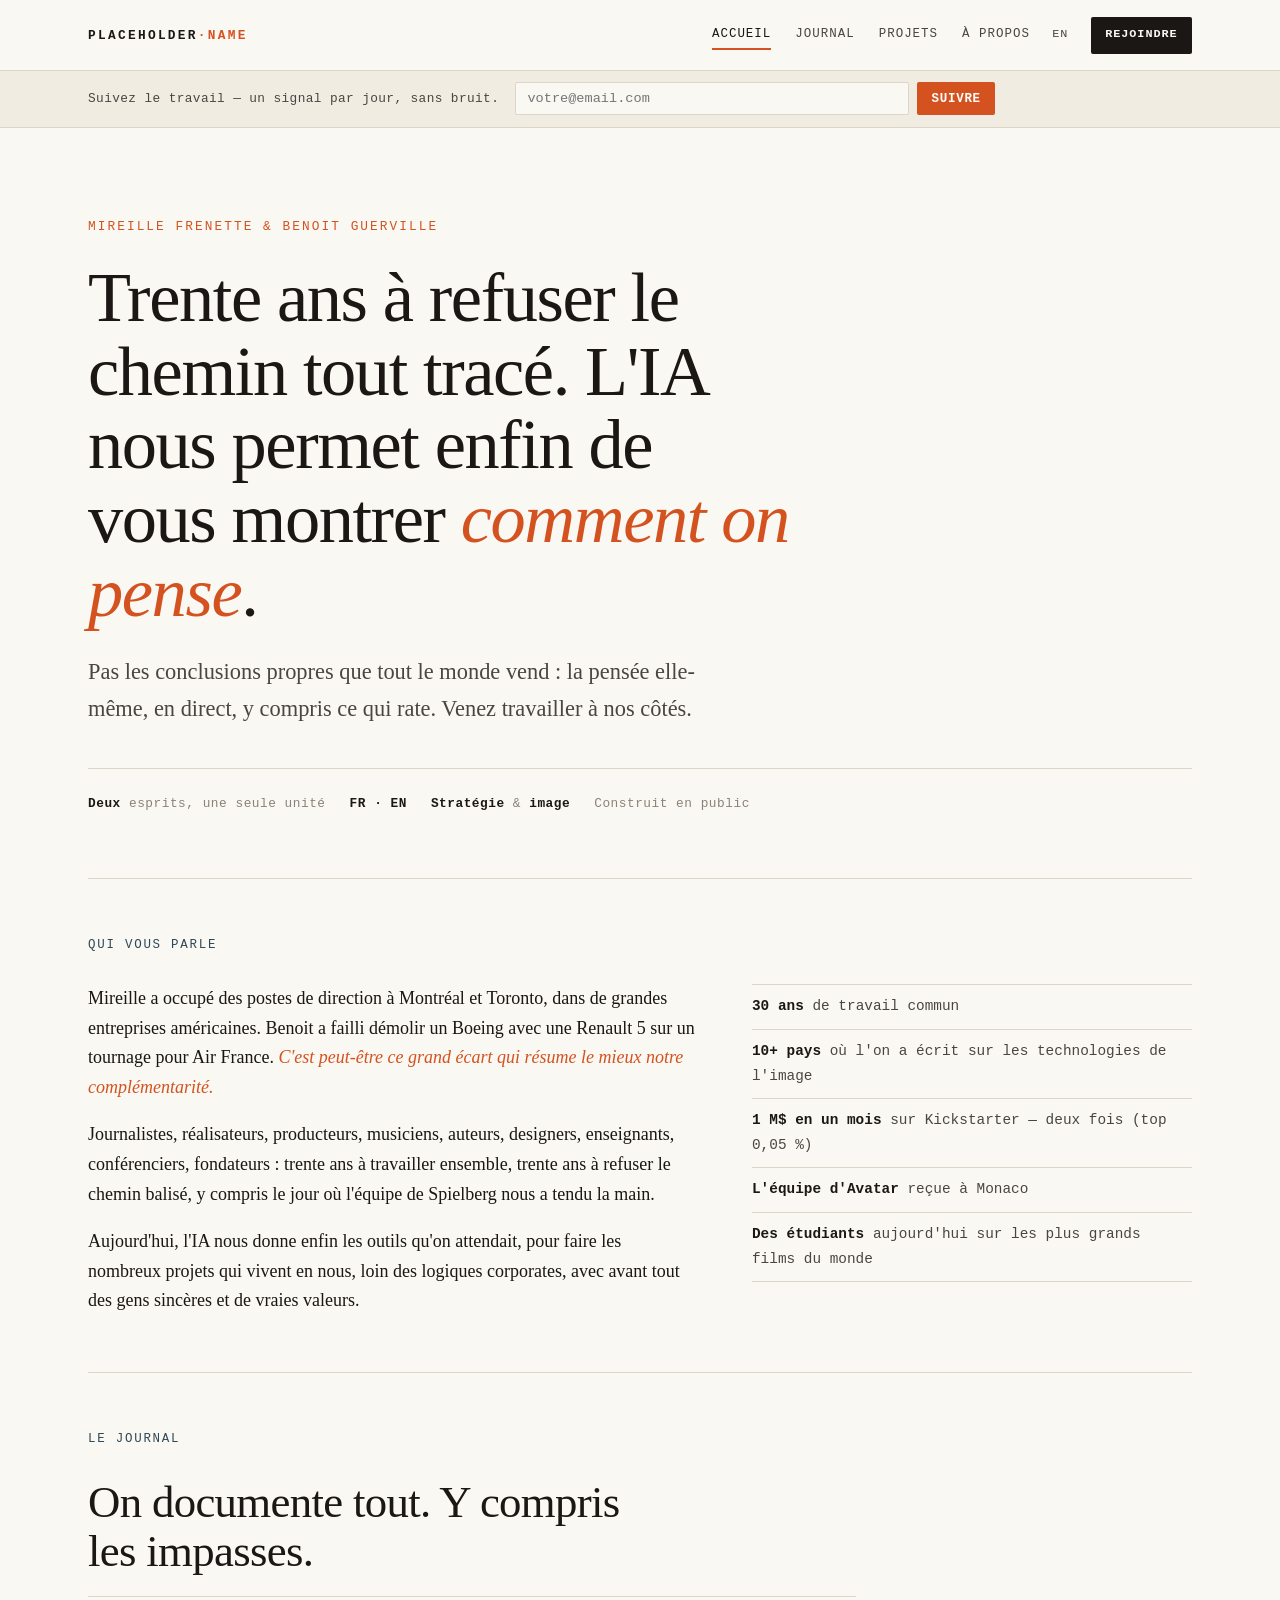
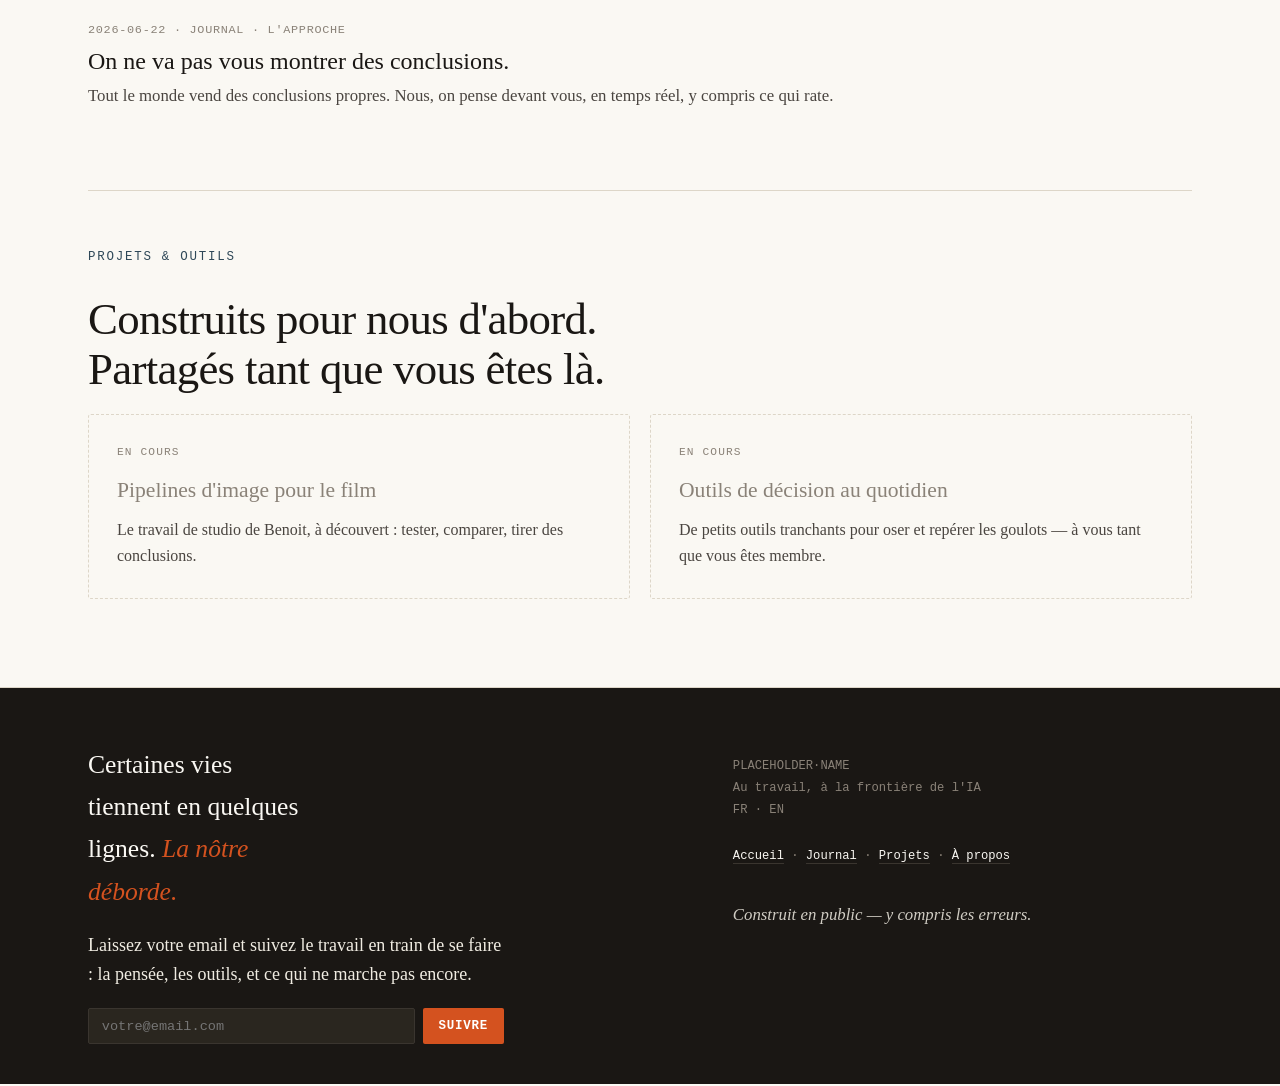
<file: index.html>
<!DOCTYPE html>
<html lang="fr">
<head>
<meta charset="utf-8">
<meta name="viewport" content="width=device-width, initial-scale=1">
<title>Mireille Frenette & Benoit Guerville — à la frontière de l'IA</title>
<meta name="description" content="Deux praticiens, trente ans à refuser le chemin tout tracé. On travaille à la frontière de l'IA et on montre la pensée elle-même, en direct, y compris ce qui rate.">
<meta property="og:title" content="Mireille Frenette & Benoit Guerville — à la frontière de l'IA">
<meta property="og:description" content="Deux praticiens, trente ans à refuser le chemin tout tracé. On travaille à la frontière de l'IA et on montre la pensée elle-même, en direct, y compris ce qui rate.">
<link rel="alternate" hreflang="fr" href="https://255signal.com/index.html">
<link rel="alternate" hreflang="en" href="https://255signal.com/en/index.html">
<link rel="alternate" hreflang="x-default" href="https://255signal.com/index.html">
<link rel="stylesheet" href="/style.css">
</head>
<body>
<header class="site">
  <div class="bar">
    <a class="brand" href="/index.html">PLACEHOLDER<span>·NAME</span></a>
    <div style="display:flex;align-items:center;gap:1rem;">
      <nav class="menu" id="menu">
        <a href="/index.html" aria-current="page">Accueil</a>
        <a href="/journal.html">Journal</a>
        <a href="/projets.html">Projets</a>
        <a href="/a-propos.html">À propos</a>
      </nav>
      <a class="lang-toggle" href="/en/index.html">EN</a>
      <a class="join-btn" href="#join">Rejoindre</a>
      <button class="menu-toggle" id="toggle" aria-label="Menu" aria-expanded="false">
        <svg width="24" height="24" viewBox="0 0 24 24" fill="none" stroke="currentColor" stroke-width="2"><line x1="3" y1="6" x2="21" y2="6"/><line x1="3" y1="12" x2="21" y2="12"/><line x1="3" y1="18" x2="21" y2="18"/></svg>
      </button>
    </div>
  </div>
  <div class="capture-strip"><div class="inner">
    <p>Suivez le travail — un signal par jour, sans bruit.</p>
    <form onsubmit="return fakeSubmit(event)"><input type="email" placeholder="votre@email.com" required aria-label="Email"><button type="submit">Suivre</button></form>
  </div></div>
</header>
<div class="wrap">
  <section class="hero">
    <p class="eyebrow">Mireille Frenette &amp; Benoit Guerville</p>
    <h1>Trente ans à refuser le chemin tout tracé. L'IA nous permet enfin de vous montrer <em>comment on pense</em>.</h1>
    <p class="lede">Pas les conclusions propres que tout le monde vend : la pensée elle-même, en direct, y compris ce qui rate. Venez travailler à nos côtés.</p>
    <div class="spec-line">
      <span><b>Deux</b> esprits, une seule unité</span>
      <span><b>FR · EN</b></span>
      <span><b>Stratégie</b> &amp; <b>image</b></span>
      <span>Construit en public</span>
    </div>
  </section>
</div>

<div class="wrap">
  <section class="block">
    <p class="section-label">Qui vous parle</p>
    <div class="split">
      <div class="prose">
        <p>Mireille a occupé des postes de direction à Montréal et Toronto, dans de grandes entreprises américaines. Benoit a failli démolir un Boeing avec une Renault 5 sur un tournage pour Air France. <em>C'est peut-être ce grand écart qui résume le mieux notre complémentarité.</em></p>
        <p>Journalistes, réalisateurs, producteurs, musiciens, auteurs, designers, enseignants, conférenciers, fondateurs : trente ans à travailler ensemble, trente ans à refuser le chemin balisé, y compris le jour où l'équipe de Spielberg nous a tendu la main.</p>
        <p>Aujourd'hui, l'IA nous donne enfin les outils qu'on attendait, pour faire les nombreux projets qui vivent en nous, loin des logiques corporates, avec avant tout des gens sincères et de vraies valeurs.</p>
      </div>
      <div class="facts">
        <div class="fact"><b>30 ans</b> de travail commun</div>
        <div class="fact"><b>10+ pays</b> où l'on a écrit sur les technologies de l'image</div>
        <div class="fact"><b>1 M$ en un mois</b> sur Kickstarter — deux fois (top 0,05 %)</div>
        <div class="fact"><b>L'équipe d'Avatar</b> reçue à Monaco</div>
        <div class="fact"><b>Des étudiants</b> aujourd'hui sur les plus grands films du monde</div>
      </div>
    </div>
  </section>
</div>

<div class="wrap">
  <section class="block">
    <p class="section-label">Le journal</p>
    <h2 class="big">On documente tout. Y compris les impasses.</h2>
    <div class="post-list">
      <a class="post-item" href="/posts/fr/regardez-nous-penser.html">
        <p class="meta">2026-06-22 · journal · l'approche</p>
        <h3>On ne va pas vous montrer des conclusions.</h3>
        <p>Tout le monde vend des conclusions propres. Nous, on pense devant vous, en temps réel, y compris ce qui rate.</p>
      </a>
      <!-- NOUVEAUX POSTS ICI — un bloc <a class="post-item"> par post. Un agent insère ici. -->
    </div>
  </section>
</div>

<div class="wrap">
  <section class="block">
    <p class="section-label">Projets &amp; outils</p>
    <h2 class="big">Construits pour nous d'abord. Partagés tant que vous êtes là.</h2>
    <div class="cards">
      <div class="card soon"><p class="tag">En cours</p><h3>Pipelines d'image pour le film</h3><p>Le travail de studio de Benoit, à découvert : tester, comparer, tirer des conclusions.</p></div>
      <div class="card soon"><p class="tag">En cours</p><h3>Outils de décision au quotidien</h3><p>De petits outils tranchants pour oser et repérer les goulots — à vous tant que vous êtes membre.</p></div>
    </div>
  </section>
</div>
<footer class="site" id="join">
  <div class="wrap"><div class="foot-grid">
    <div>
      <h3>Certaines vies tiennent en quelques lignes. <em>La nôtre déborde.</em></h3>
      <p style="color:var(--paper-deep);max-width:26rem;">Laissez votre email et suivez le travail en train de se faire : la pensée, les outils, et ce qui ne marche pas encore.</p>
      <form onsubmit="return fakeSubmit(event)"><input type="email" placeholder="votre@email.com" required aria-label="Email"><button type="submit">Suivre</button></form>
    </div>
    <div class="colophon">
      <p>PLACEHOLDER·NAME<br>Au travail, à la frontière de l'IA<br>FR · EN</p>
      <p style="margin-top:1.5rem;"><a href="/index.html">Accueil</a> · <a href="/journal.html">Journal</a> · <a href="/projets.html">Projets</a> · <a href="/a-propos.html">À propos</a></p>
      <p class="tagline">Construit en public — y compris les erreurs.</p>
    </div>
  </div></div>
</footer>
<script>
  var t=document.getElementById('toggle'),m=document.getElementById('menu');
  t.addEventListener('click',function(){var o=m.classList.toggle('open');t.setAttribute('aria-expanded',o);});
  function fakeSubmit(e){e.preventDefault();alert('OK');return false;}
</script>
</body>
</html>
</file>
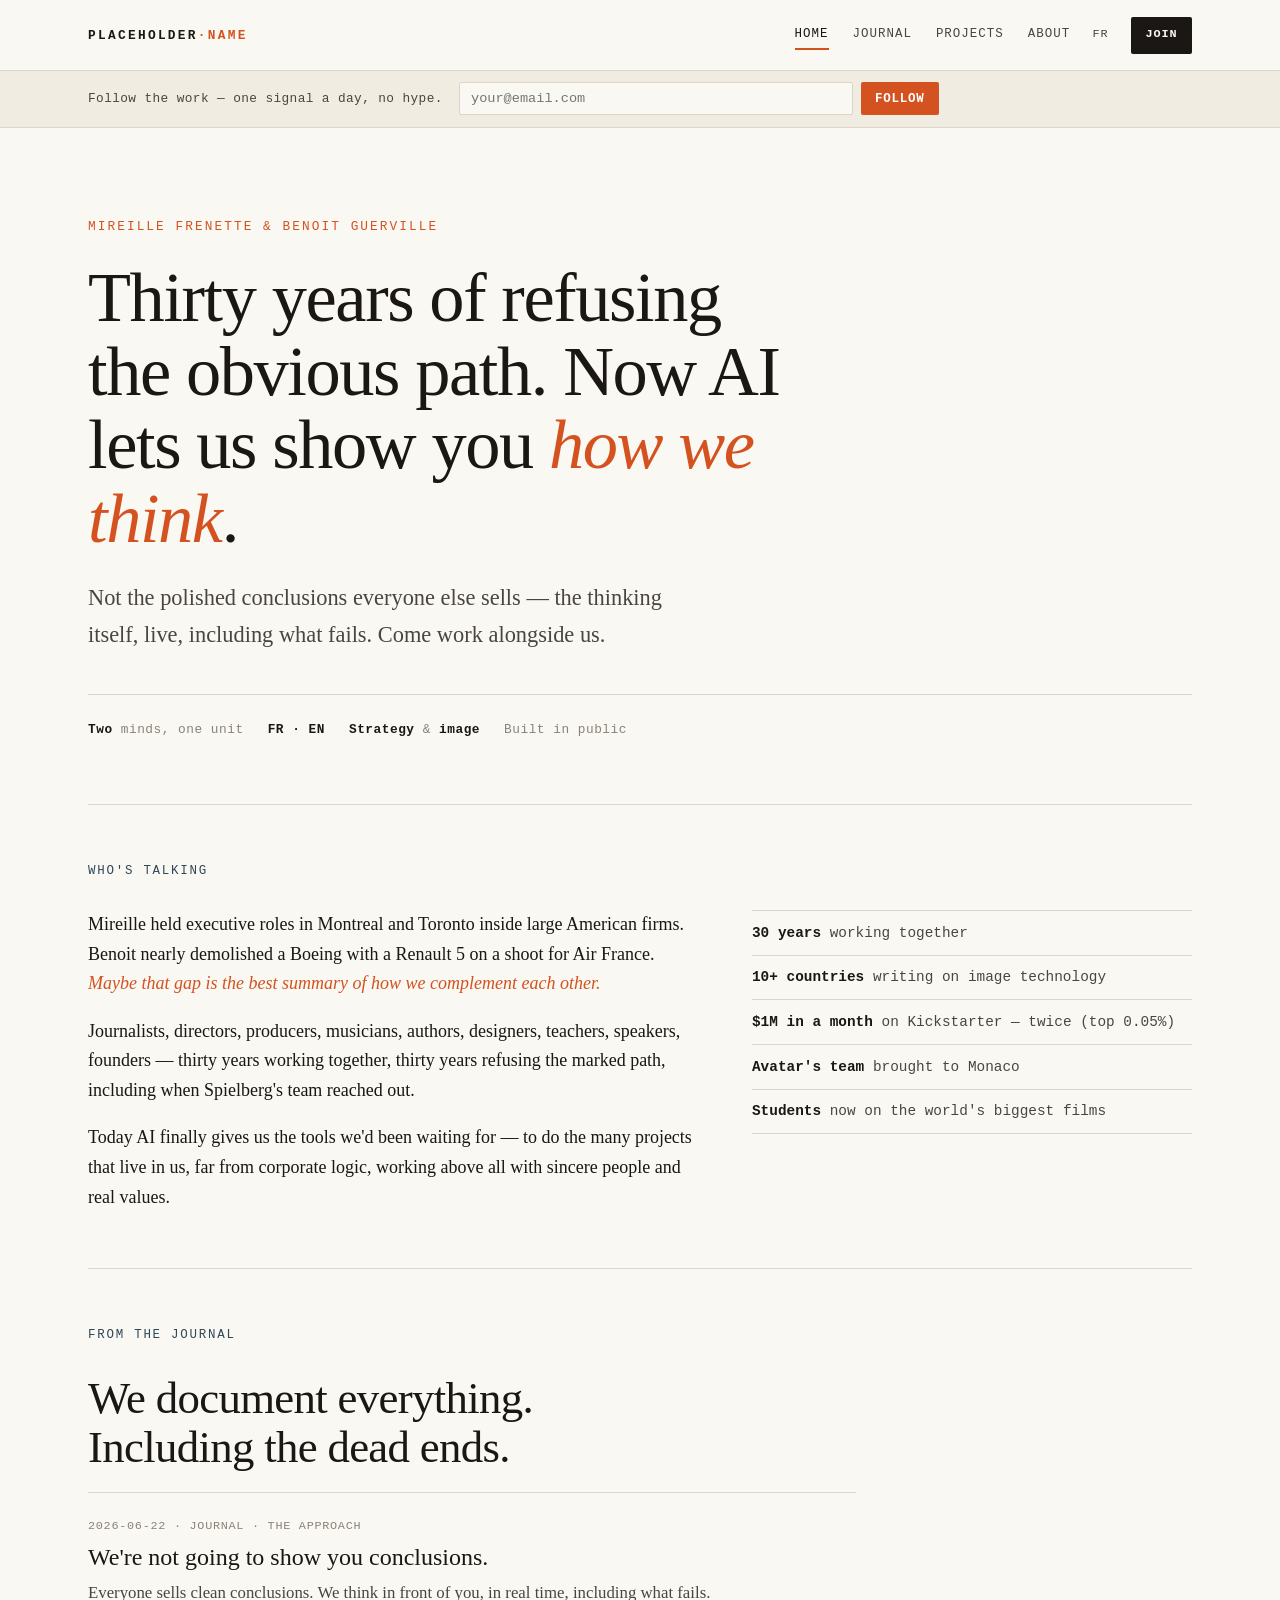
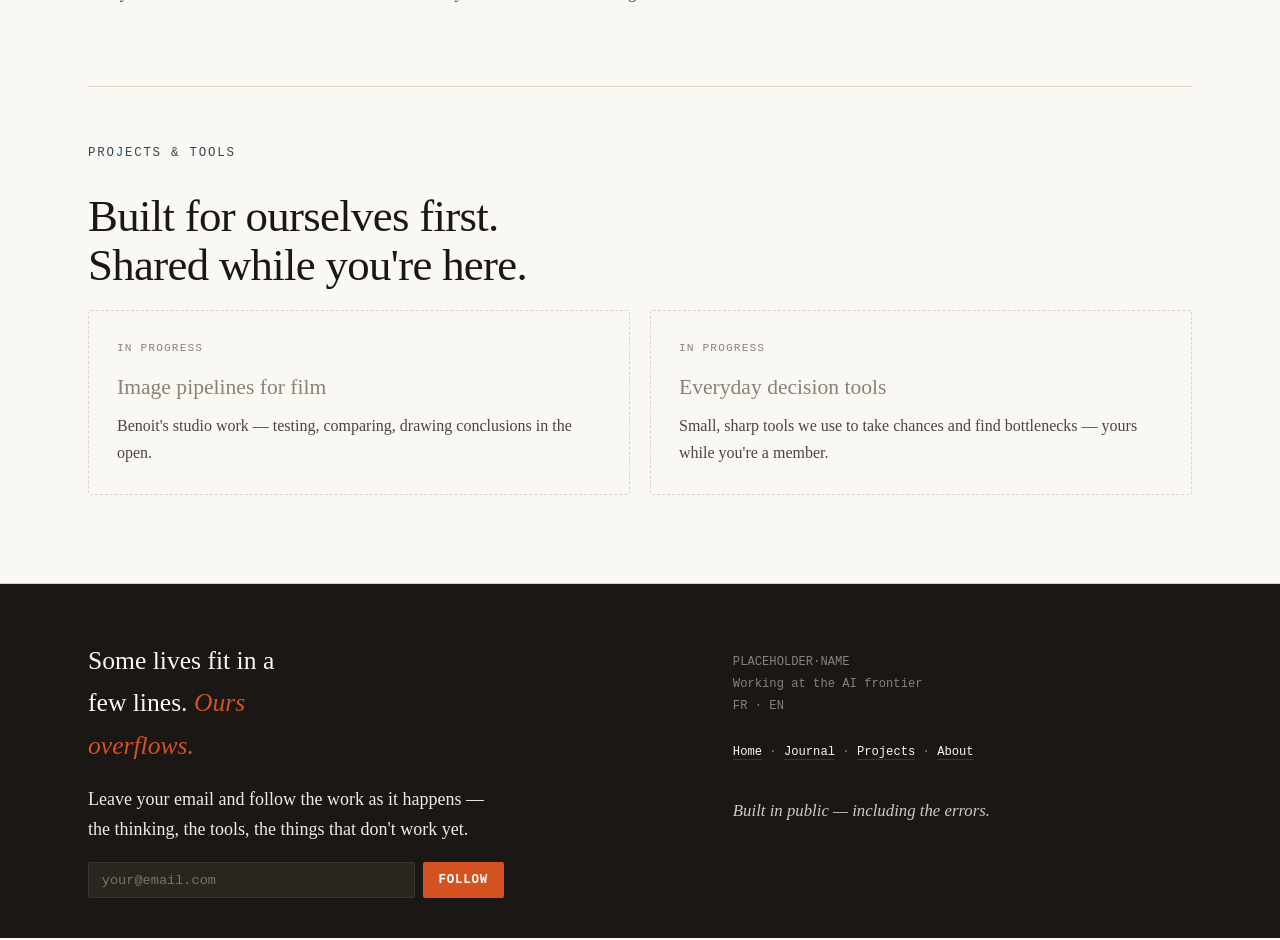
<file: en/index.html>
<!DOCTYPE html>
<html lang="en">
<head>
<meta charset="utf-8">
<meta name="viewport" content="width=device-width, initial-scale=1">
<title>Mireille Frenette & Benoit Guerville — working at the AI frontier</title>
<meta name="description" content="Two practitioners with thirty years of refusing the obvious path. We work at the AI frontier and show the thinking itself — live, including what fails.">
<meta property="og:title" content="Mireille Frenette & Benoit Guerville — working at the AI frontier">
<meta property="og:description" content="Two practitioners with thirty years of refusing the obvious path. We work at the AI frontier and show the thinking itself — live, including what fails.">
<link rel="alternate" hreflang="fr" href="https://255signal.com/index.html">
<link rel="alternate" hreflang="en" href="https://255signal.com/en/index.html">
<link rel="alternate" hreflang="x-default" href="https://255signal.com/index.html">
<link rel="stylesheet" href="/style.css">
</head>
<body>
<header class="site">
  <div class="bar">
    <a class="brand" href="/en/index.html">PLACEHOLDER<span>·NAME</span></a>
    <div style="display:flex;align-items:center;gap:1rem;">
      <nav class="menu" id="menu">
        <a href="/en/index.html" aria-current="page">Home</a>
        <a href="/en/journal.html">Journal</a>
        <a href="/en/projects.html">Projects</a>
        <a href="/en/about.html">About</a>
      </nav>
      <a class="lang-toggle" href="/index.html">FR</a>
      <a class="join-btn" href="#join">Join</a>
      <button class="menu-toggle" id="toggle" aria-label="Menu" aria-expanded="false">
        <svg width="24" height="24" viewBox="0 0 24 24" fill="none" stroke="currentColor" stroke-width="2"><line x1="3" y1="6" x2="21" y2="6"/><line x1="3" y1="12" x2="21" y2="12"/><line x1="3" y1="18" x2="21" y2="18"/></svg>
      </button>
    </div>
  </div>
  <div class="capture-strip"><div class="inner">
    <p>Follow the work — one signal a day, no hype.</p>
    <form onsubmit="return fakeSubmit(event)"><input type="email" placeholder="your@email.com" required aria-label="Email"><button type="submit">Follow</button></form>
  </div></div>
</header>
<div class="wrap">
  <section class="hero">
    <p class="eyebrow">Mireille Frenette &amp; Benoit Guerville</p>
    <h1>Thirty years of refusing the obvious path. Now AI lets us show you <em>how we think</em>.</h1>
    <p class="lede">Not the polished conclusions everyone else sells — the thinking itself, live, including what fails. Come work alongside us.</p>
    <div class="spec-line">
      <span><b>Two</b> minds, one unit</span>
      <span><b>FR · EN</b></span>
      <span><b>Strategy</b> &amp; <b>image</b></span>
      <span>Built in public</span>
    </div>
  </section>
</div>

<div class="wrap">
  <section class="block">
    <p class="section-label">Who's talking</p>
    <div class="split">
      <div class="prose">
        <p>Mireille held executive roles in Montreal and Toronto inside large American firms. Benoit nearly demolished a Boeing with a Renault 5 on a shoot for Air France. <em>Maybe that gap is the best summary of how we complement each other.</em></p>
        <p>Journalists, directors, producers, musicians, authors, designers, teachers, speakers, founders — thirty years working together, thirty years refusing the marked path, including when Spielberg's team reached out.</p>
        <p>Today AI finally gives us the tools we'd been waiting for — to do the many projects that live in us, far from corporate logic, working above all with sincere people and real values.</p>
      </div>
      <div class="facts">
        <div class="fact"><b>30 years</b> working together</div>
        <div class="fact"><b>10+ countries</b> writing on image technology</div>
        <div class="fact"><b>$1M in a month</b> on Kickstarter — twice (top 0.05%)</div>
        <div class="fact"><b>Avatar's team</b> brought to Monaco</div>
        <div class="fact"><b>Students</b> now on the world's biggest films</div>
      </div>
    </div>
  </section>
</div>

<div class="wrap">
  <section class="block">
    <p class="section-label">From the journal</p>
    <h2 class="big">We document everything. Including the dead ends.</h2>
    <div class="post-list">
      <a class="post-item" href="/posts/en/watch-us-think.html">
        <p class="meta">2026-06-22 · journal · the approach</p>
        <h3>We're not going to show you conclusions.</h3>
        <p>Everyone sells clean conclusions. We think in front of you, in real time, including what fails.</p>
      </a>
      <!-- NEW POSTS HERE — one <a class="post-item"> block per post. An agent inserts here. -->
    </div>
  </section>
</div>

<div class="wrap">
  <section class="block">
    <p class="section-label">Projects &amp; tools</p>
    <h2 class="big">Built for ourselves first. Shared while you're here.</h2>
    <div class="cards">
      <div class="card soon"><p class="tag">In progress</p><h3>Image pipelines for film</h3><p>Benoit's studio work — testing, comparing, drawing conclusions in the open.</p></div>
      <div class="card soon"><p class="tag">In progress</p><h3>Everyday decision tools</h3><p>Small, sharp tools we use to take chances and find bottlenecks — yours while you're a member.</p></div>
    </div>
  </section>
</div>
<footer class="site" id="join">
  <div class="wrap"><div class="foot-grid">
    <div>
      <h3>Some lives fit in a few lines. <em>Ours overflows.</em></h3>
      <p style="color:var(--paper-deep);max-width:26rem;">Leave your email and follow the work as it happens — the thinking, the tools, the things that don't work yet.</p>
      <form onsubmit="return fakeSubmit(event)"><input type="email" placeholder="your@email.com" required aria-label="Email"><button type="submit">Follow</button></form>
    </div>
    <div class="colophon">
      <p>PLACEHOLDER·NAME<br>Working at the AI frontier<br>FR · EN</p>
      <p style="margin-top:1.5rem;"><a href="/en/index.html">Home</a> · <a href="/en/journal.html">Journal</a> · <a href="/en/projects.html">Projects</a> · <a href="/en/about.html">About</a></p>
      <p class="tagline">Built in public — including the errors.</p>
    </div>
  </div></div>
</footer>
<script>
  var t=document.getElementById('toggle'),m=document.getElementById('menu');
  t.addEventListener('click',function(){var o=m.classList.toggle('open');t.setAttribute('aria-expanded',o);});
  function fakeSubmit(e){e.preventDefault();alert('OK');return false;}
</script>
</body>
</html>
</file>
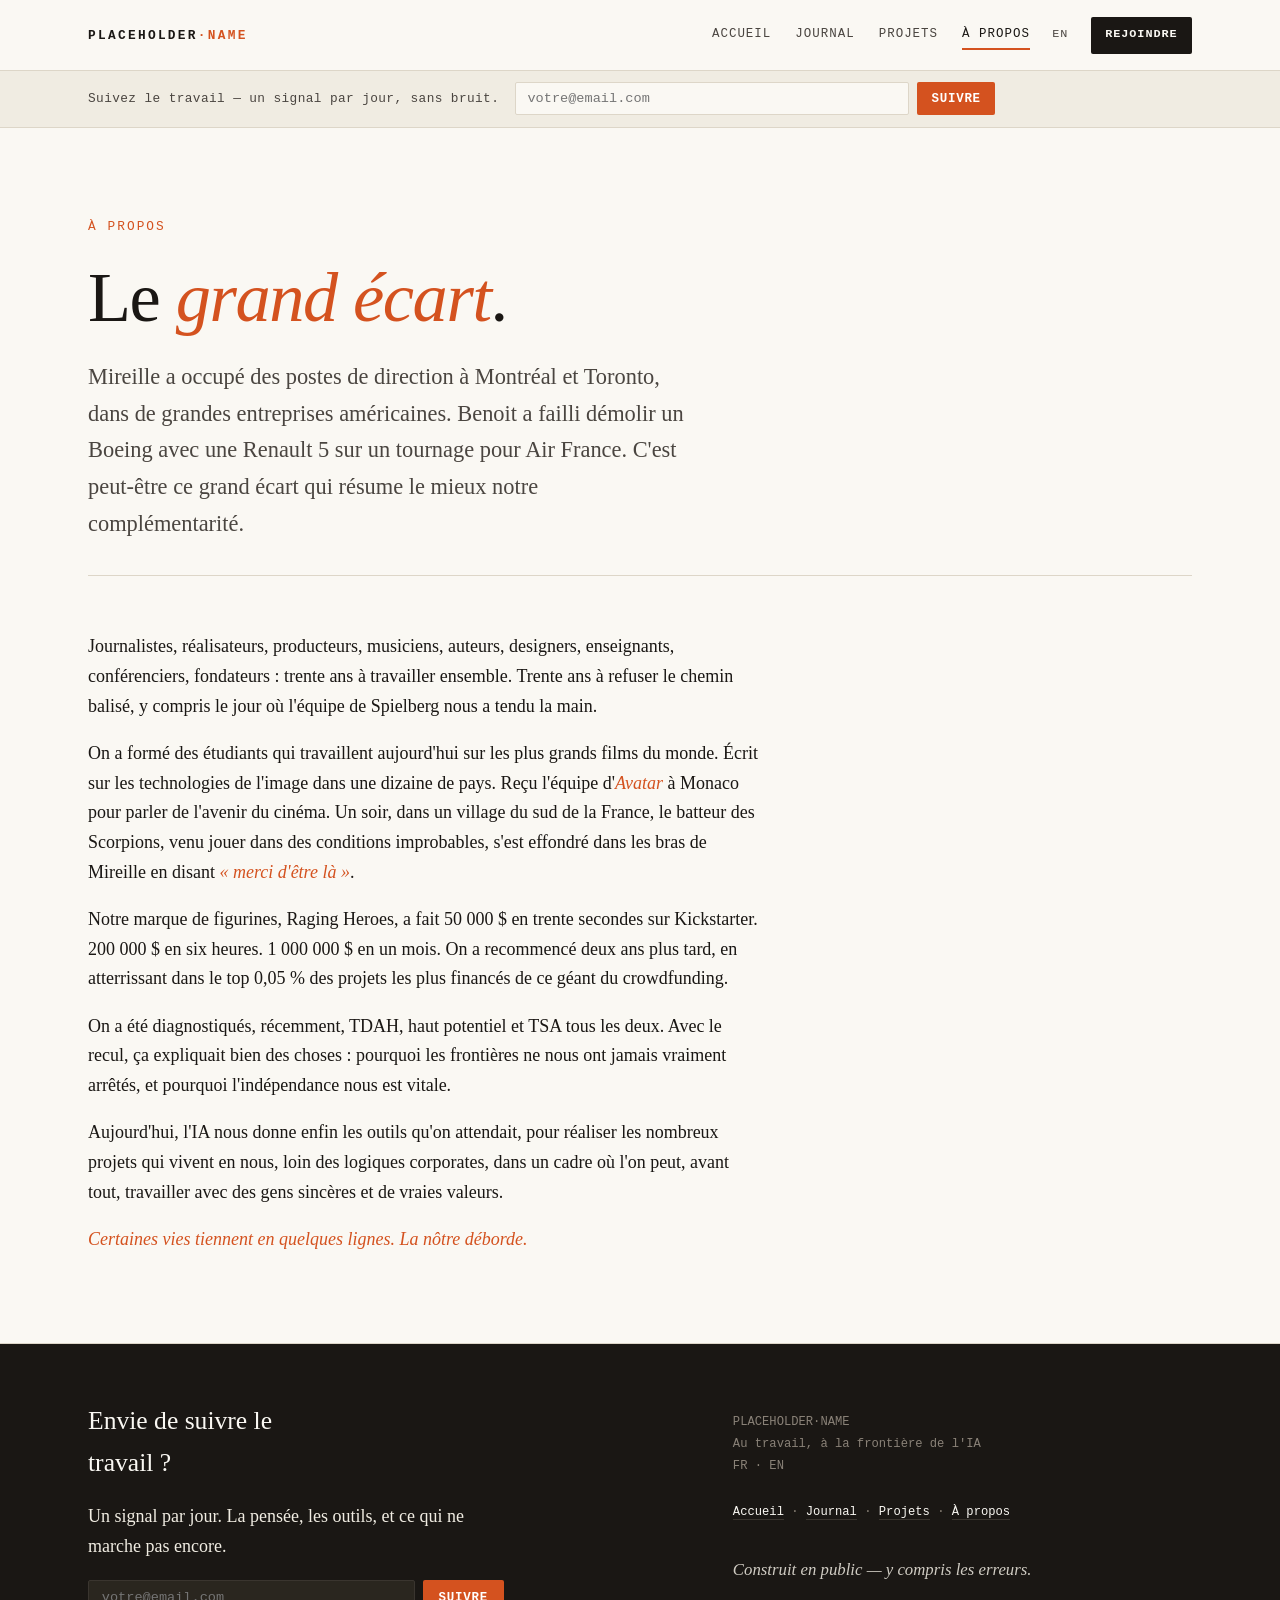
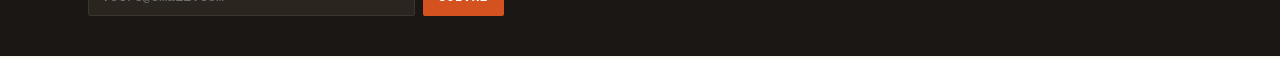
<file: a-propos.html>
<!DOCTYPE html>
<html lang="fr">
<head>
<meta charset="utf-8">
<meta name="viewport" content="width=device-width, initial-scale=1">
<title>À propos — Mireille Frenette & Benoit Guerville</title>
<meta name="description" content="Trente ans à travailler ensemble, à refuser le chemin balisé. L'histoire complète des deux esprits derrière le travail.">
<meta property="og:title" content="À propos — Mireille Frenette & Benoit Guerville">
<meta property="og:description" content="Trente ans à travailler ensemble, à refuser le chemin balisé. L'histoire complète des deux esprits derrière le travail.">
<link rel="alternate" hreflang="fr" href="https://255signal.com/a-propos.html">
<link rel="alternate" hreflang="en" href="https://255signal.com/en/about.html">
<link rel="alternate" hreflang="x-default" href="https://255signal.com/a-propos.html">
<link rel="stylesheet" href="/style.css">
</head>
<body>
<header class="site">
  <div class="bar">
    <a class="brand" href="/index.html">PLACEHOLDER<span>·NAME</span></a>
    <div style="display:flex;align-items:center;gap:1rem;">
      <nav class="menu" id="menu">
        <a href="/index.html">Accueil</a>
        <a href="/journal.html">Journal</a>
        <a href="/projets.html">Projets</a>
        <a href="/a-propos.html" aria-current="page">À propos</a>
      </nav>
      <a class="lang-toggle" href="/en/about.html">EN</a>
      <a class="join-btn" href="#join">Rejoindre</a>
      <button class="menu-toggle" id="toggle" aria-label="Menu" aria-expanded="false">
        <svg width="24" height="24" viewBox="0 0 24 24" fill="none" stroke="currentColor" stroke-width="2"><line x1="3" y1="6" x2="21" y2="6"/><line x1="3" y1="12" x2="21" y2="12"/><line x1="3" y1="18" x2="21" y2="18"/></svg>
      </button>
    </div>
  </div>
  <div class="capture-strip"><div class="inner">
    <p>Suivez le travail — un signal par jour, sans bruit.</p>
    <form onsubmit="return fakeSubmit(event)"><input type="email" placeholder="votre@email.com" required aria-label="Email"><button type="submit">Suivre</button></form>
  </div></div>
</header>
<div class="wrap">
  <section class="hero" style="padding-bottom:2rem;">
    <p class="eyebrow">À propos</p>
    <h1>Le <em>grand écart</em>.</h1>
    <p class="lede">Mireille a occupé des postes de direction à Montréal et Toronto, dans de grandes entreprises américaines. Benoit a failli démolir un Boeing avec une Renault 5 sur un tournage pour Air France. C'est peut-être ce grand écart qui résume le mieux notre complémentarité.</p>
  </section>
  <section class="block">
    <div class="prose" style="max-width:42rem;">
      <p>Journalistes, réalisateurs, producteurs, musiciens, auteurs, designers, enseignants, conférenciers, fondateurs : trente ans à travailler ensemble. Trente ans à refuser le chemin balisé, y compris le jour où l'équipe de Spielberg nous a tendu la main.</p>
      <p>On a formé des étudiants qui travaillent aujourd'hui sur les plus grands films du monde. Écrit sur les technologies de l'image dans une dizaine de pays. Reçu l'équipe d'<em>Avatar</em> à Monaco pour parler de l'avenir du cinéma. Un soir, dans un village du sud de la France, le batteur des Scorpions, venu jouer dans des conditions improbables, s'est effondré dans les bras de Mireille en disant <em>« merci d'être là »</em>.</p>
      <p>Notre marque de figurines, Raging Heroes, a fait 50 000 $ en trente secondes sur Kickstarter. 200 000 $ en six heures. 1 000 000 $ en un mois. On a recommencé deux ans plus tard, en atterrissant dans le top 0,05 % des projets les plus financés de ce géant du crowdfunding.</p>
      <p>On a été diagnostiqués, récemment, TDAH, haut potentiel et TSA tous les deux. Avec le recul, ça expliquait bien des choses : pourquoi les frontières ne nous ont jamais vraiment arrêtés, et pourquoi l'indépendance nous est vitale.</p>
      <p>Aujourd'hui, l'IA nous donne enfin les outils qu'on attendait, pour réaliser les nombreux projets qui vivent en nous, loin des logiques corporates, dans un cadre où l'on peut, avant tout, travailler avec des gens sincères et de vraies valeurs.</p>
      <p style="font-style:italic;color:var(--ember);">Certaines vies tiennent en quelques lignes. La nôtre déborde.</p>
    </div>
  </section>
</div>
<footer class="site" id="join">
  <div class="wrap"><div class="foot-grid">
    <div>
      <h3>Envie de suivre le travail ?</h3>
      <p style="color:var(--paper-deep);max-width:26rem;">Un signal par jour. La pensée, les outils, et ce qui ne marche pas encore.</p>
      <form onsubmit="return fakeSubmit(event)"><input type="email" placeholder="votre@email.com" required aria-label="Email"><button type="submit">Suivre</button></form>
    </div>
    <div class="colophon">
      <p>PLACEHOLDER·NAME<br>Au travail, à la frontière de l'IA<br>FR · EN</p>
      <p style="margin-top:1.5rem;"><a href="/index.html">Accueil</a> · <a href="/journal.html">Journal</a> · <a href="/projets.html">Projets</a> · <a href="/a-propos.html">À propos</a></p>
      <p class="tagline">Construit en public — y compris les erreurs.</p>
    </div>
  </div></div>
</footer>
<script>
  var t=document.getElementById('toggle'),m=document.getElementById('menu');
  t.addEventListener('click',function(){var o=m.classList.toggle('open');t.setAttribute('aria-expanded',o);});
  function fakeSubmit(e){e.preventDefault();alert('OK');return false;}
</script>
</body>
</html>
</file>
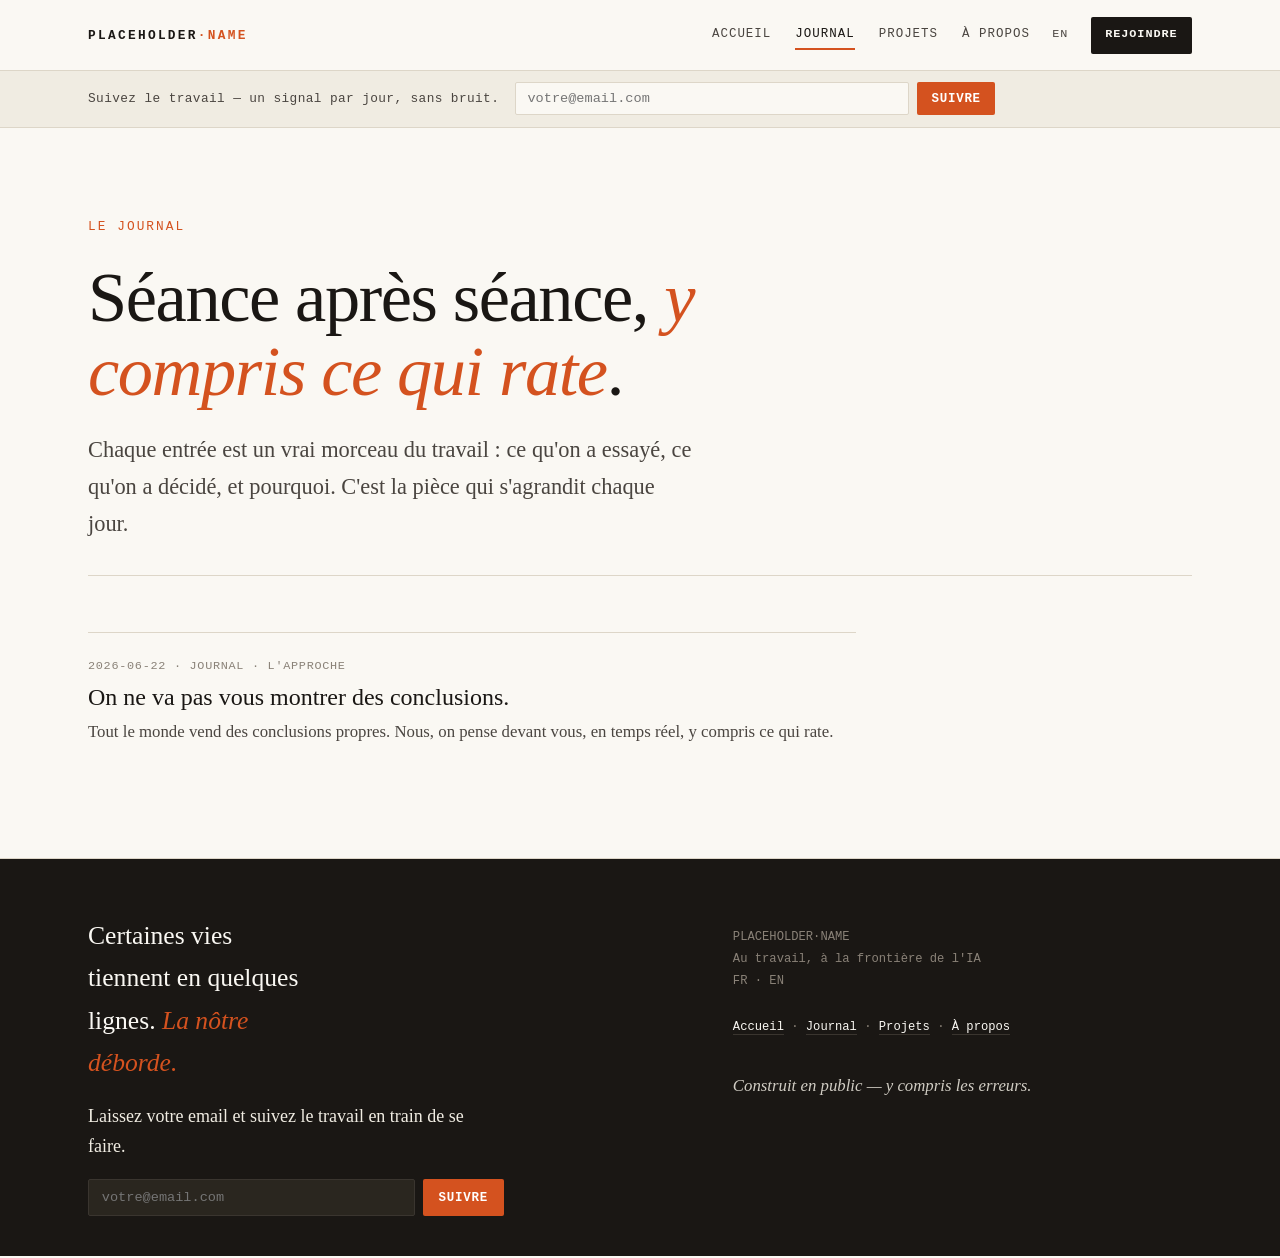
<file: journal.html>
<!DOCTYPE html>
<html lang="fr">
<head>
<meta charset="utf-8">
<meta name="viewport" content="width=device-width, initial-scale=1">
<title>Journal — Mireille Frenette & Benoit Guerville</title>
<meta name="description" content="Le journal au quotidien : séances, trouvailles et réactions à ce qui bouge à la frontière de l'IA, dans notre voix.">
<meta property="og:title" content="Journal — Mireille Frenette & Benoit Guerville">
<meta property="og:description" content="Le journal au quotidien : séances, trouvailles et réactions à ce qui bouge à la frontière de l'IA, dans notre voix.">
<link rel="alternate" hreflang="fr" href="https://255signal.com/journal.html">
<link rel="alternate" hreflang="en" href="https://255signal.com/en/journal.html">
<link rel="alternate" hreflang="x-default" href="https://255signal.com/journal.html">
<link rel="stylesheet" href="/style.css">
</head>
<body>
<header class="site">
  <div class="bar">
    <a class="brand" href="/index.html">PLACEHOLDER<span>·NAME</span></a>
    <div style="display:flex;align-items:center;gap:1rem;">
      <nav class="menu" id="menu">
        <a href="/index.html">Accueil</a>
        <a href="/journal.html" aria-current="page">Journal</a>
        <a href="/projets.html">Projets</a>
        <a href="/a-propos.html">À propos</a>
      </nav>
      <a class="lang-toggle" href="/en/journal.html">EN</a>
      <a class="join-btn" href="#join">Rejoindre</a>
      <button class="menu-toggle" id="toggle" aria-label="Menu" aria-expanded="false">
        <svg width="24" height="24" viewBox="0 0 24 24" fill="none" stroke="currentColor" stroke-width="2"><line x1="3" y1="6" x2="21" y2="6"/><line x1="3" y1="12" x2="21" y2="12"/><line x1="3" y1="18" x2="21" y2="18"/></svg>
      </button>
    </div>
  </div>
  <div class="capture-strip"><div class="inner">
    <p>Suivez le travail — un signal par jour, sans bruit.</p>
    <form onsubmit="return fakeSubmit(event)"><input type="email" placeholder="votre@email.com" required aria-label="Email"><button type="submit">Suivre</button></form>
  </div></div>
</header>
<div class="wrap">
  <section class="hero" style="padding-bottom:2rem;">
    <p class="eyebrow">Le journal</p>
    <h1>Séance après séance, <em>y compris ce qui rate</em>.</h1>
    <p class="lede">Chaque entrée est un vrai morceau du travail : ce qu'on a essayé, ce qu'on a décidé, et pourquoi. C'est la pièce qui s'agrandit chaque jour.</p>
  </section>
  <section class="block">
    <div class="post-list">
      <a class="post-item" href="/posts/fr/regardez-nous-penser.html">
        <p class="meta">2026-06-22 · journal · l'approche</p>
        <h3>On ne va pas vous montrer des conclusions.</h3>
        <p>Tout le monde vend des conclusions propres. Nous, on pense devant vous, en temps réel, y compris ce qui rate.</p>
      </a>
      <!-- NOUVEAUX POSTS ICI — un bloc <a class="post-item"> par post. Un agent insère ici. -->
    </div>
  </section>
</div>
<footer class="site" id="join">
  <div class="wrap"><div class="foot-grid">
    <div>
      <h3>Certaines vies tiennent en quelques lignes. <em>La nôtre déborde.</em></h3>
      <p style="color:var(--paper-deep);max-width:26rem;">Laissez votre email et suivez le travail en train de se faire.</p>
      <form onsubmit="return fakeSubmit(event)"><input type="email" placeholder="votre@email.com" required aria-label="Email"><button type="submit">Suivre</button></form>
    </div>
    <div class="colophon">
      <p>PLACEHOLDER·NAME<br>Au travail, à la frontière de l'IA<br>FR · EN</p>
      <p style="margin-top:1.5rem;"><a href="/index.html">Accueil</a> · <a href="/journal.html">Journal</a> · <a href="/projets.html">Projets</a> · <a href="/a-propos.html">À propos</a></p>
      <p class="tagline">Construit en public — y compris les erreurs.</p>
    </div>
  </div></div>
</footer>
<script>
  var t=document.getElementById('toggle'),m=document.getElementById('menu');
  t.addEventListener('click',function(){var o=m.classList.toggle('open');t.setAttribute('aria-expanded',o);});
  function fakeSubmit(e){e.preventDefault();alert('OK');return false;}
</script>
</body>
</html>
</file>
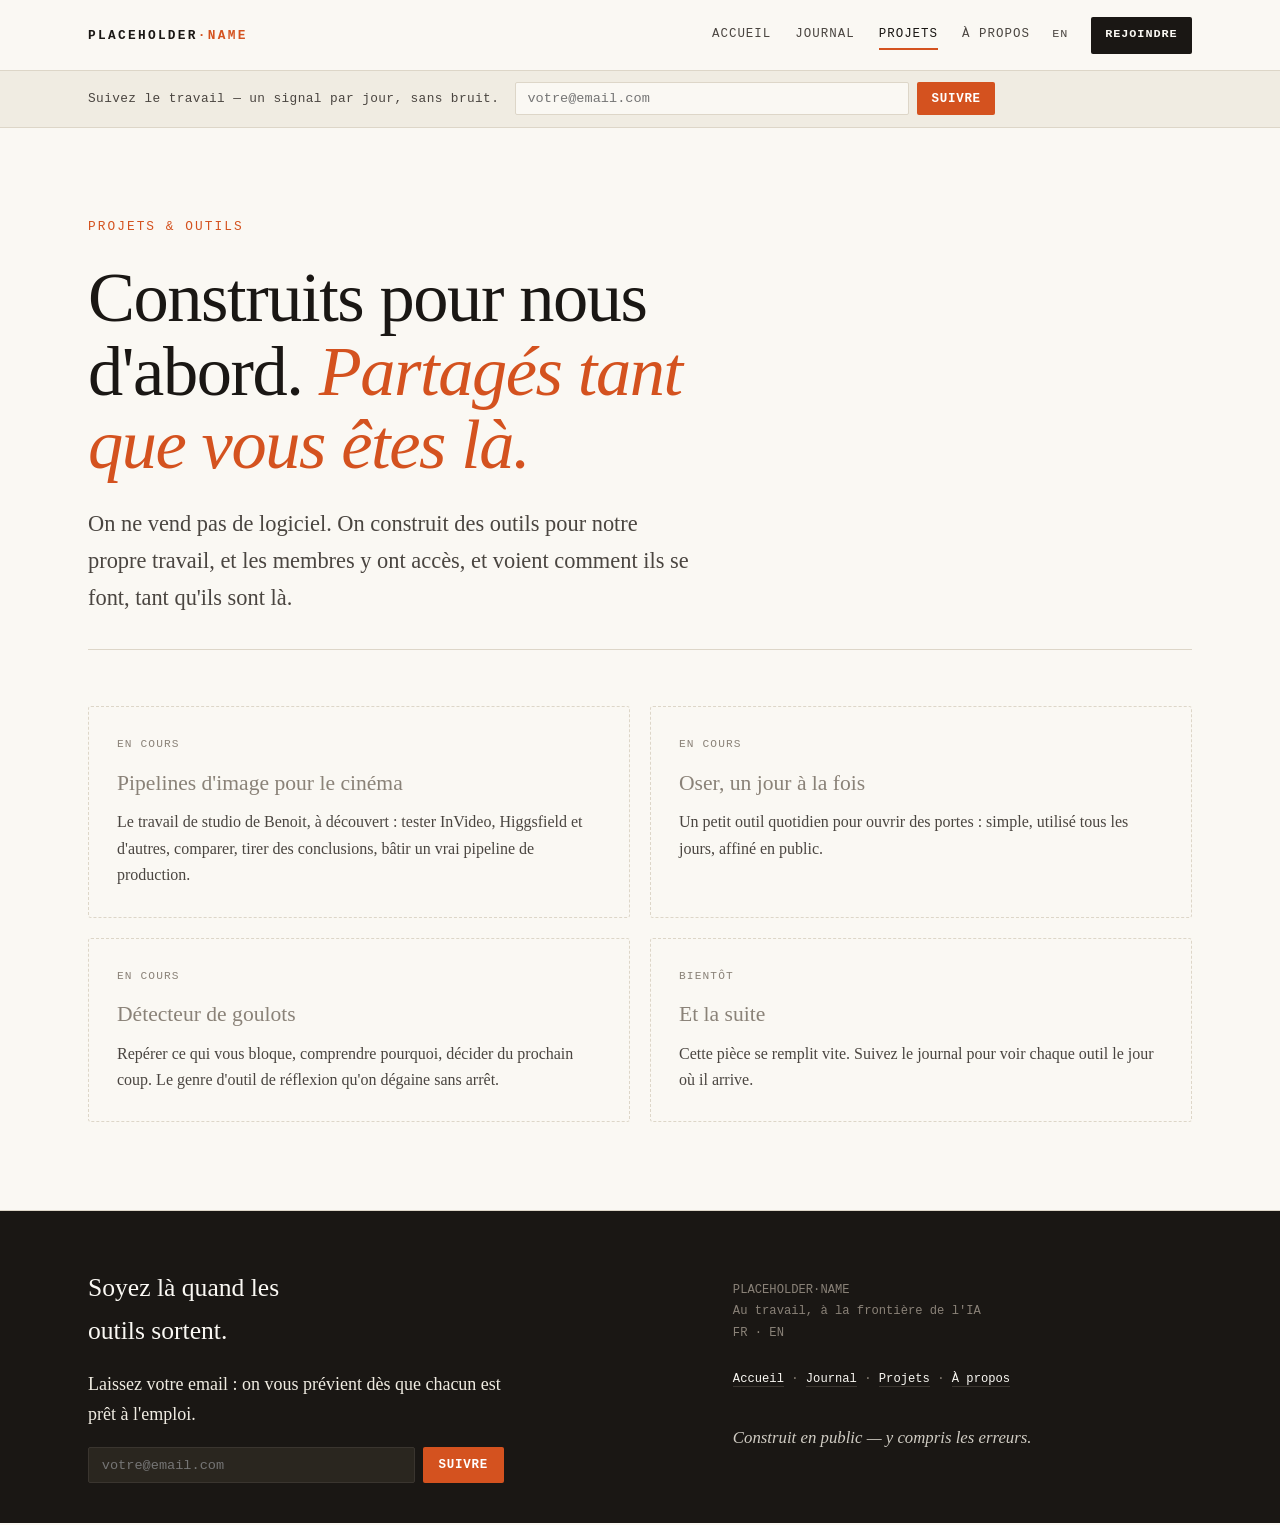
<file: projets.html>
<!DOCTYPE html>
<html lang="fr">
<head>
<meta charset="utf-8">
<meta name="viewport" content="width=device-width, initial-scale=1">
<title>Projets & outils — Mireille Frenette & Benoit Guerville</title>
<meta name="description" content="Des projets en cours et des outils qu'on construit pour nous, et qu'on partage avec les membres tant qu'ils sont là.">
<meta property="og:title" content="Projets & outils — Mireille Frenette & Benoit Guerville">
<meta property="og:description" content="Des projets en cours et des outils qu'on construit pour nous, et qu'on partage avec les membres tant qu'ils sont là.">
<link rel="alternate" hreflang="fr" href="https://255signal.com/projets.html">
<link rel="alternate" hreflang="en" href="https://255signal.com/en/projects.html">
<link rel="alternate" hreflang="x-default" href="https://255signal.com/projets.html">
<link rel="stylesheet" href="/style.css">
</head>
<body>
<header class="site">
  <div class="bar">
    <a class="brand" href="/index.html">PLACEHOLDER<span>·NAME</span></a>
    <div style="display:flex;align-items:center;gap:1rem;">
      <nav class="menu" id="menu">
        <a href="/index.html">Accueil</a>
        <a href="/journal.html">Journal</a>
        <a href="/projets.html" aria-current="page">Projets</a>
        <a href="/a-propos.html">À propos</a>
      </nav>
      <a class="lang-toggle" href="/en/projects.html">EN</a>
      <a class="join-btn" href="#join">Rejoindre</a>
      <button class="menu-toggle" id="toggle" aria-label="Menu" aria-expanded="false">
        <svg width="24" height="24" viewBox="0 0 24 24" fill="none" stroke="currentColor" stroke-width="2"><line x1="3" y1="6" x2="21" y2="6"/><line x1="3" y1="12" x2="21" y2="12"/><line x1="3" y1="18" x2="21" y2="18"/></svg>
      </button>
    </div>
  </div>
  <div class="capture-strip"><div class="inner">
    <p>Suivez le travail — un signal par jour, sans bruit.</p>
    <form onsubmit="return fakeSubmit(event)"><input type="email" placeholder="votre@email.com" required aria-label="Email"><button type="submit">Suivre</button></form>
  </div></div>
</header>
<div class="wrap">
  <section class="hero" style="padding-bottom:2rem;">
    <p class="eyebrow">Projets &amp; outils</p>
    <h1>Construits pour nous d'abord. <em>Partagés tant que vous êtes là.</em></h1>
    <p class="lede">On ne vend pas de logiciel. On construit des outils pour notre propre travail, et les membres y ont accès, et voient comment ils se font, tant qu'ils sont là.</p>
  </section>
  <section class="block">
    <div class="cards">
      <div class="card soon"><p class="tag">En cours</p><h3>Pipelines d'image pour le cinéma</h3><p>Le travail de studio de Benoit, à découvert : tester InVideo, Higgsfield et d'autres, comparer, tirer des conclusions, bâtir un vrai pipeline de production.</p></div>
      <div class="card soon"><p class="tag">En cours</p><h3>Oser, un jour à la fois</h3><p>Un petit outil quotidien pour ouvrir des portes : simple, utilisé tous les jours, affiné en public.</p></div>
      <div class="card soon"><p class="tag">En cours</p><h3>Détecteur de goulots</h3><p>Repérer ce qui vous bloque, comprendre pourquoi, décider du prochain coup. Le genre d'outil de réflexion qu'on dégaine sans arrêt.</p></div>
      <div class="card soon"><p class="tag">Bientôt</p><h3>Et la suite</h3><p>Cette pièce se remplit vite. Suivez le journal pour voir chaque outil le jour où il arrive.</p></div>
    </div>
  </section>
</div>
<footer class="site" id="join">
  <div class="wrap"><div class="foot-grid">
    <div>
      <h3>Soyez là quand les outils sortent.</h3>
      <p style="color:var(--paper-deep);max-width:26rem;">Laissez votre email : on vous prévient dès que chacun est prêt à l'emploi.</p>
      <form onsubmit="return fakeSubmit(event)"><input type="email" placeholder="votre@email.com" required aria-label="Email"><button type="submit">Suivre</button></form>
    </div>
    <div class="colophon">
      <p>PLACEHOLDER·NAME<br>Au travail, à la frontière de l'IA<br>FR · EN</p>
      <p style="margin-top:1.5rem;"><a href="/index.html">Accueil</a> · <a href="/journal.html">Journal</a> · <a href="/projets.html">Projets</a> · <a href="/a-propos.html">À propos</a></p>
      <p class="tagline">Construit en public — y compris les erreurs.</p>
    </div>
  </div></div>
</footer>
<script>
  var t=document.getElementById('toggle'),m=document.getElementById('menu');
  t.addEventListener('click',function(){var o=m.classList.toggle('open');t.setAttribute('aria-expanded',o);});
  function fakeSubmit(e){e.preventDefault();alert('OK');return false;}
</script>
</body>
</html>
</file>
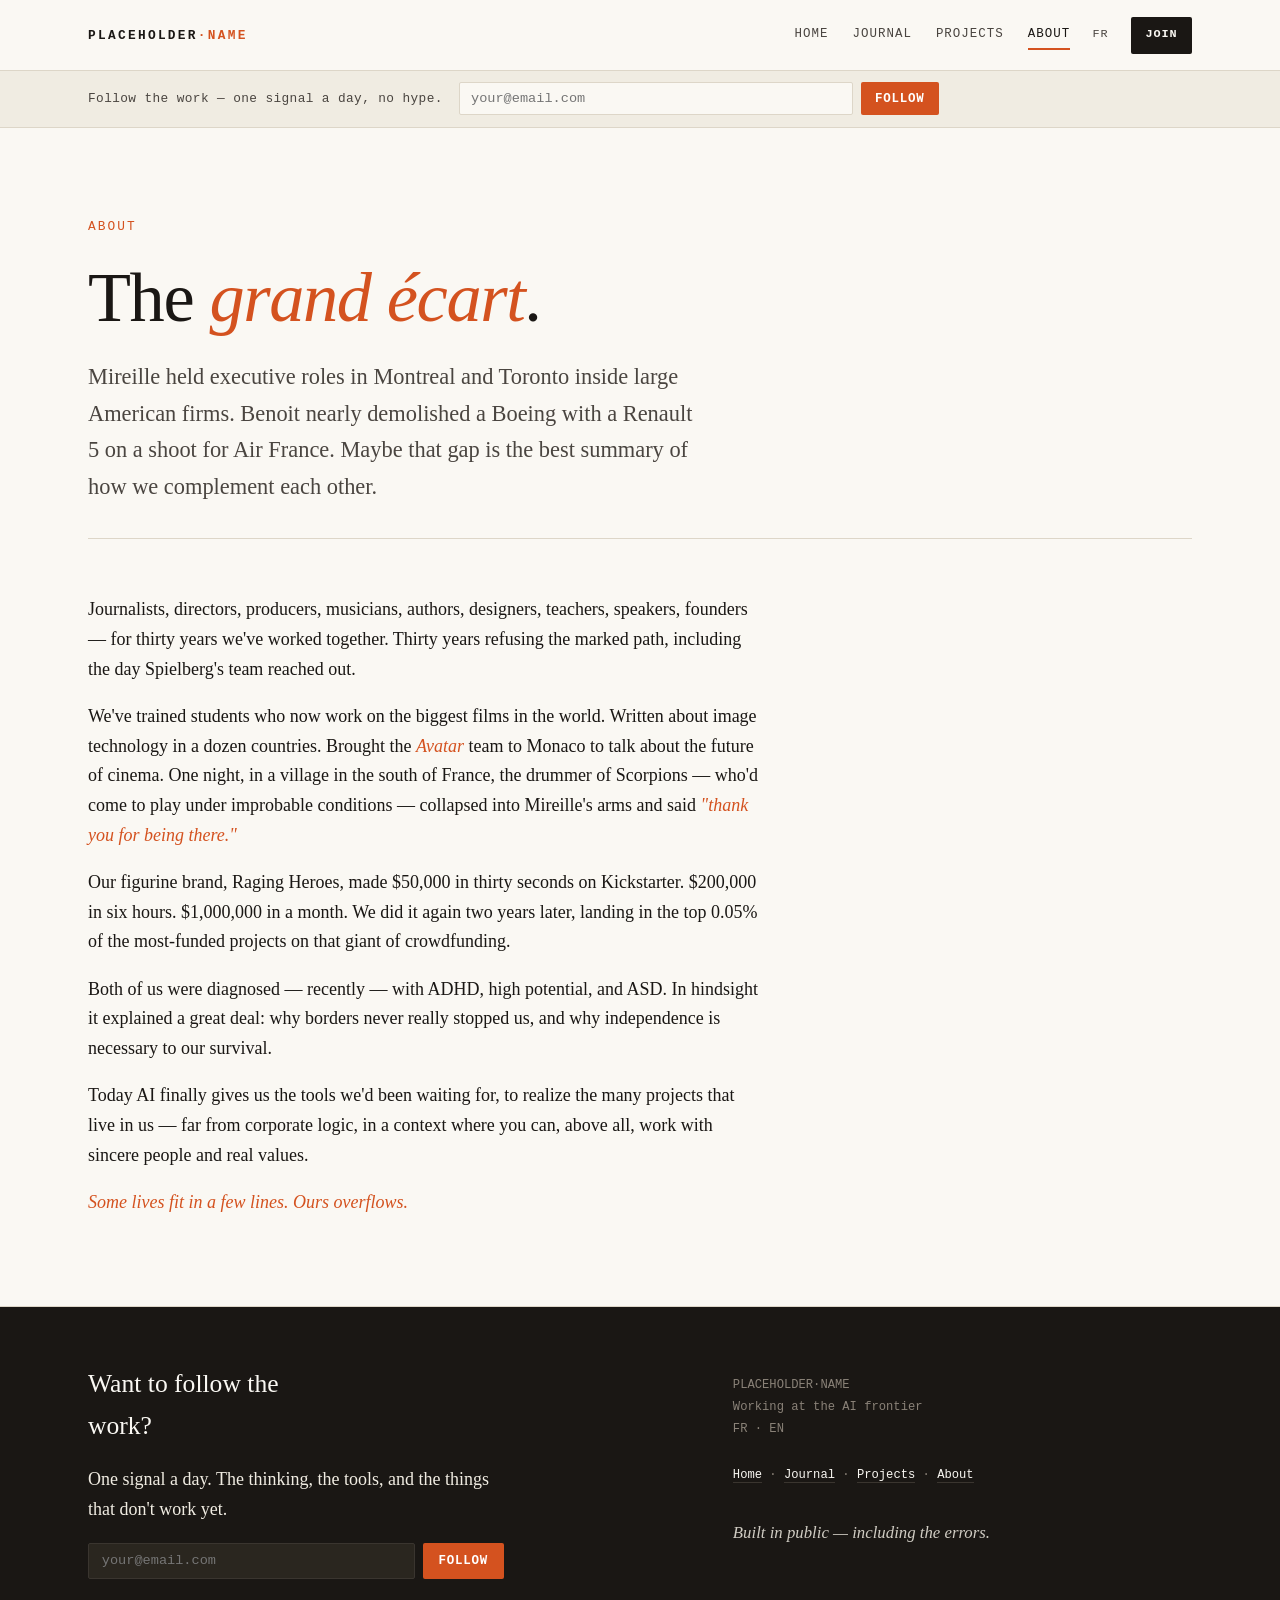
<file: en/about.html>
<!DOCTYPE html>
<html lang="en">
<head>
<meta charset="utf-8">
<meta name="viewport" content="width=device-width, initial-scale=1">
<title>About — Mireille Frenette & Benoit Guerville</title>
<meta name="description" content="Thirty years working together, refusing the marked path. The full story of the two minds behind the work.">
<meta property="og:title" content="About — Mireille Frenette & Benoit Guerville">
<meta property="og:description" content="Thirty years working together, refusing the marked path. The full story of the two minds behind the work.">
<link rel="alternate" hreflang="fr" href="https://255signal.com/a-propos.html">
<link rel="alternate" hreflang="en" href="https://255signal.com/en/about.html">
<link rel="alternate" hreflang="x-default" href="https://255signal.com/a-propos.html">
<link rel="stylesheet" href="/style.css">
</head>
<body>
<header class="site">
  <div class="bar">
    <a class="brand" href="/en/index.html">PLACEHOLDER<span>·NAME</span></a>
    <div style="display:flex;align-items:center;gap:1rem;">
      <nav class="menu" id="menu">
        <a href="/en/index.html">Home</a>
        <a href="/en/journal.html">Journal</a>
        <a href="/en/projects.html">Projects</a>
        <a href="/en/about.html" aria-current="page">About</a>
      </nav>
      <a class="lang-toggle" href="/a-propos.html">FR</a>
      <a class="join-btn" href="#join">Join</a>
      <button class="menu-toggle" id="toggle" aria-label="Menu" aria-expanded="false">
        <svg width="24" height="24" viewBox="0 0 24 24" fill="none" stroke="currentColor" stroke-width="2"><line x1="3" y1="6" x2="21" y2="6"/><line x1="3" y1="12" x2="21" y2="12"/><line x1="3" y1="18" x2="21" y2="18"/></svg>
      </button>
    </div>
  </div>
  <div class="capture-strip"><div class="inner">
    <p>Follow the work — one signal a day, no hype.</p>
    <form onsubmit="return fakeSubmit(event)"><input type="email" placeholder="your@email.com" required aria-label="Email"><button type="submit">Follow</button></form>
  </div></div>
</header>
<div class="wrap">
  <section class="hero" style="padding-bottom:2rem;">
    <p class="eyebrow">About</p>
    <h1>The <em>grand écart</em>.</h1>
    <p class="lede">Mireille held executive roles in Montreal and Toronto inside large American firms. Benoit nearly demolished a Boeing with a Renault 5 on a shoot for Air France. Maybe that gap is the best summary of how we complement each other.</p>
  </section>
  <section class="block">
    <div class="prose" style="max-width:42rem;">
      <p>Journalists, directors, producers, musicians, authors, designers, teachers, speakers, founders — for thirty years we've worked together. Thirty years refusing the marked path, including the day Spielberg's team reached out.</p>
      <p>We've trained students who now work on the biggest films in the world. Written about image technology in a dozen countries. Brought the <em>Avatar</em> team to Monaco to talk about the future of cinema. One night, in a village in the south of France, the drummer of Scorpions — who'd come to play under improbable conditions — collapsed into Mireille's arms and said <em>"thank you for being there."</em></p>
      <p>Our figurine brand, Raging Heroes, made $50,000 in thirty seconds on Kickstarter. $200,000 in six hours. $1,000,000 in a month. We did it again two years later, landing in the top 0.05% of the most-funded projects on that giant of crowdfunding.</p>
      <p>Both of us were diagnosed — recently — with ADHD, high potential, and ASD. In hindsight it explained a great deal: why borders never really stopped us, and why independence is necessary to our survival.</p>
      <p>Today AI finally gives us the tools we'd been waiting for, to realize the many projects that live in us — far from corporate logic, in a context where you can, above all, work with sincere people and real values.</p>
      <p style="font-style:italic;color:var(--ember);">Some lives fit in a few lines. Ours overflows.</p>
    </div>
  </section>
</div>
<footer class="site" id="join">
  <div class="wrap"><div class="foot-grid">
    <div>
      <h3>Want to follow the work?</h3>
      <p style="color:var(--paper-deep);max-width:26rem;">One signal a day. The thinking, the tools, and the things that don't work yet.</p>
      <form onsubmit="return fakeSubmit(event)"><input type="email" placeholder="your@email.com" required aria-label="Email"><button type="submit">Follow</button></form>
    </div>
    <div class="colophon">
      <p>PLACEHOLDER·NAME<br>Working at the AI frontier<br>FR · EN</p>
      <p style="margin-top:1.5rem;"><a href="/en/index.html">Home</a> · <a href="/en/journal.html">Journal</a> · <a href="/en/projects.html">Projects</a> · <a href="/en/about.html">About</a></p>
      <p class="tagline">Built in public — including the errors.</p>
    </div>
  </div></div>
</footer>
<script>
  var t=document.getElementById('toggle'),m=document.getElementById('menu');
  t.addEventListener('click',function(){var o=m.classList.toggle('open');t.setAttribute('aria-expanded',o);});
  function fakeSubmit(e){e.preventDefault();alert('OK');return false;}
</script>
</body>
</html>
</file>
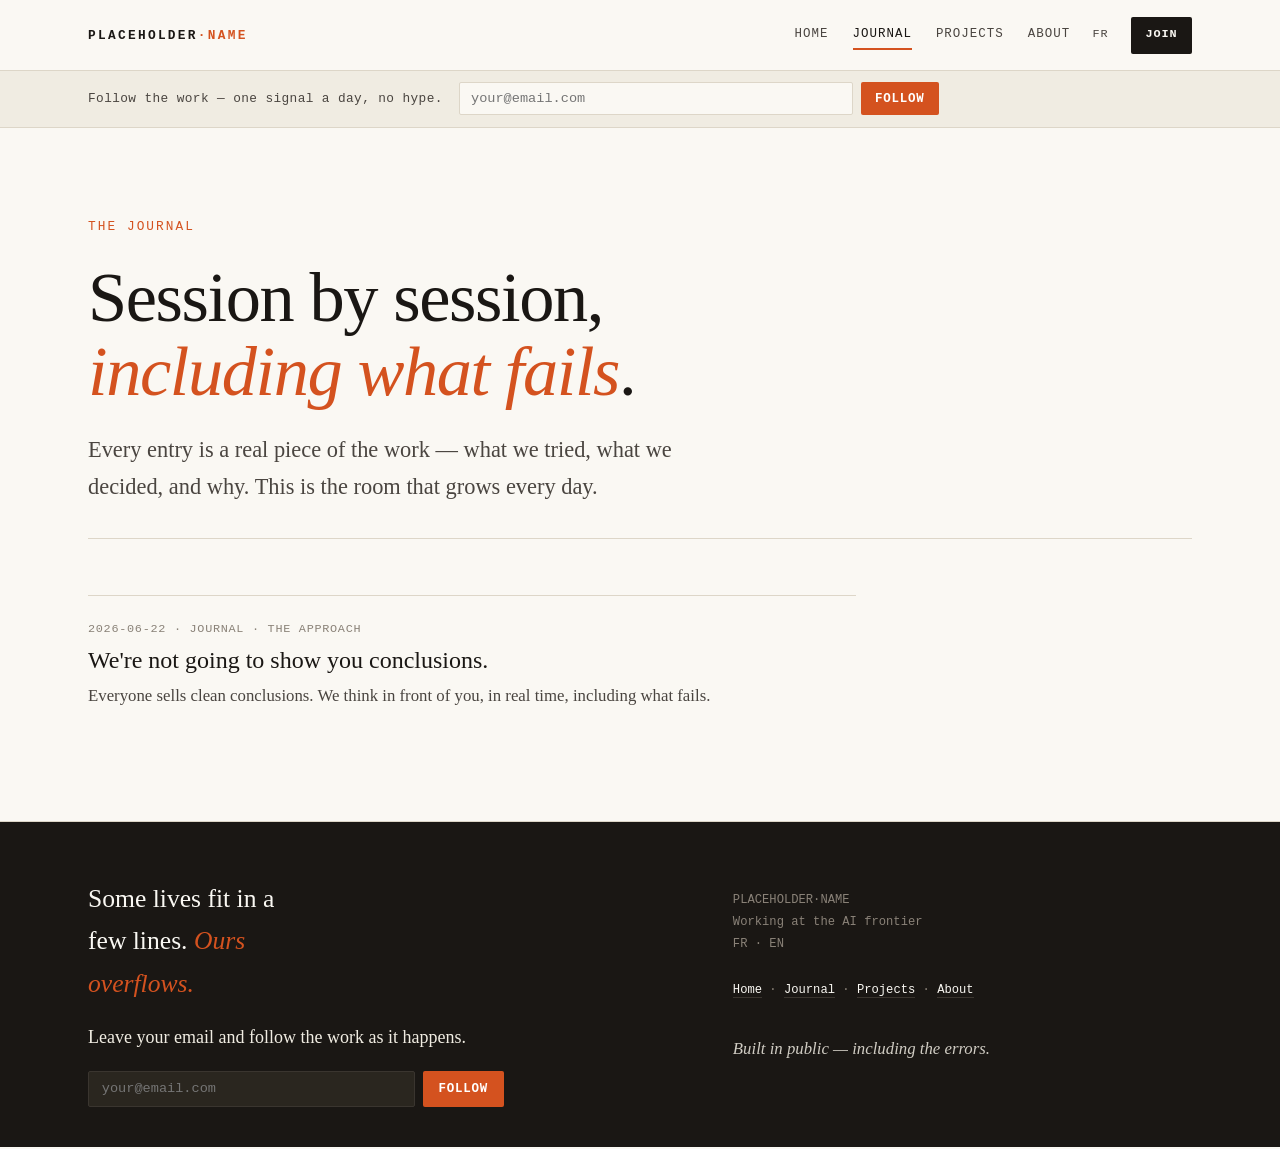
<file: en/journal.html>
<!DOCTYPE html>
<html lang="en">
<head>
<meta charset="utf-8">
<meta name="viewport" content="width=device-width, initial-scale=1">
<title>Journal — Mireille Frenette & Benoit Guerville</title>
<meta name="description" content="The daily journal: sessions, findings, and reactions to what's moving at the AI frontier — in our own voice.">
<meta property="og:title" content="Journal — Mireille Frenette & Benoit Guerville">
<meta property="og:description" content="The daily journal: sessions, findings, and reactions to what's moving at the AI frontier — in our own voice.">
<link rel="alternate" hreflang="fr" href="https://255signal.com/journal.html">
<link rel="alternate" hreflang="en" href="https://255signal.com/en/journal.html">
<link rel="alternate" hreflang="x-default" href="https://255signal.com/journal.html">
<link rel="stylesheet" href="/style.css">
</head>
<body>
<header class="site">
  <div class="bar">
    <a class="brand" href="/en/index.html">PLACEHOLDER<span>·NAME</span></a>
    <div style="display:flex;align-items:center;gap:1rem;">
      <nav class="menu" id="menu">
        <a href="/en/index.html">Home</a>
        <a href="/en/journal.html" aria-current="page">Journal</a>
        <a href="/en/projects.html">Projects</a>
        <a href="/en/about.html">About</a>
      </nav>
      <a class="lang-toggle" href="/journal.html">FR</a>
      <a class="join-btn" href="#join">Join</a>
      <button class="menu-toggle" id="toggle" aria-label="Menu" aria-expanded="false">
        <svg width="24" height="24" viewBox="0 0 24 24" fill="none" stroke="currentColor" stroke-width="2"><line x1="3" y1="6" x2="21" y2="6"/><line x1="3" y1="12" x2="21" y2="12"/><line x1="3" y1="18" x2="21" y2="18"/></svg>
      </button>
    </div>
  </div>
  <div class="capture-strip"><div class="inner">
    <p>Follow the work — one signal a day, no hype.</p>
    <form onsubmit="return fakeSubmit(event)"><input type="email" placeholder="your@email.com" required aria-label="Email"><button type="submit">Follow</button></form>
  </div></div>
</header>
<div class="wrap">
  <section class="hero" style="padding-bottom:2rem;">
    <p class="eyebrow">The journal</p>
    <h1>Session by session, <em>including what fails</em>.</h1>
    <p class="lede">Every entry is a real piece of the work — what we tried, what we decided, and why. This is the room that grows every day.</p>
  </section>
  <section class="block">
    <div class="post-list">
      <a class="post-item" href="/posts/en/watch-us-think.html">
        <p class="meta">2026-06-22 · journal · the approach</p>
        <h3>We're not going to show you conclusions.</h3>
        <p>Everyone sells clean conclusions. We think in front of you, in real time, including what fails.</p>
      </a>
      <!-- NEW POSTS HERE — one <a class="post-item"> block per post. An agent inserts here. -->
    </div>
  </section>
</div>
<footer class="site" id="join">
  <div class="wrap"><div class="foot-grid">
    <div>
      <h3>Some lives fit in a few lines. <em>Ours overflows.</em></h3>
      <p style="color:var(--paper-deep);max-width:26rem;">Leave your email and follow the work as it happens.</p>
      <form onsubmit="return fakeSubmit(event)"><input type="email" placeholder="your@email.com" required aria-label="Email"><button type="submit">Follow</button></form>
    </div>
    <div class="colophon">
      <p>PLACEHOLDER·NAME<br>Working at the AI frontier<br>FR · EN</p>
      <p style="margin-top:1.5rem;"><a href="/en/index.html">Home</a> · <a href="/en/journal.html">Journal</a> · <a href="/en/projects.html">Projects</a> · <a href="/en/about.html">About</a></p>
      <p class="tagline">Built in public — including the errors.</p>
    </div>
  </div></div>
</footer>
<script>
  var t=document.getElementById('toggle'),m=document.getElementById('menu');
  t.addEventListener('click',function(){var o=m.classList.toggle('open');t.setAttribute('aria-expanded',o);});
  function fakeSubmit(e){e.preventDefault();alert('OK');return false;}
</script>
</body>
</html>
</file>
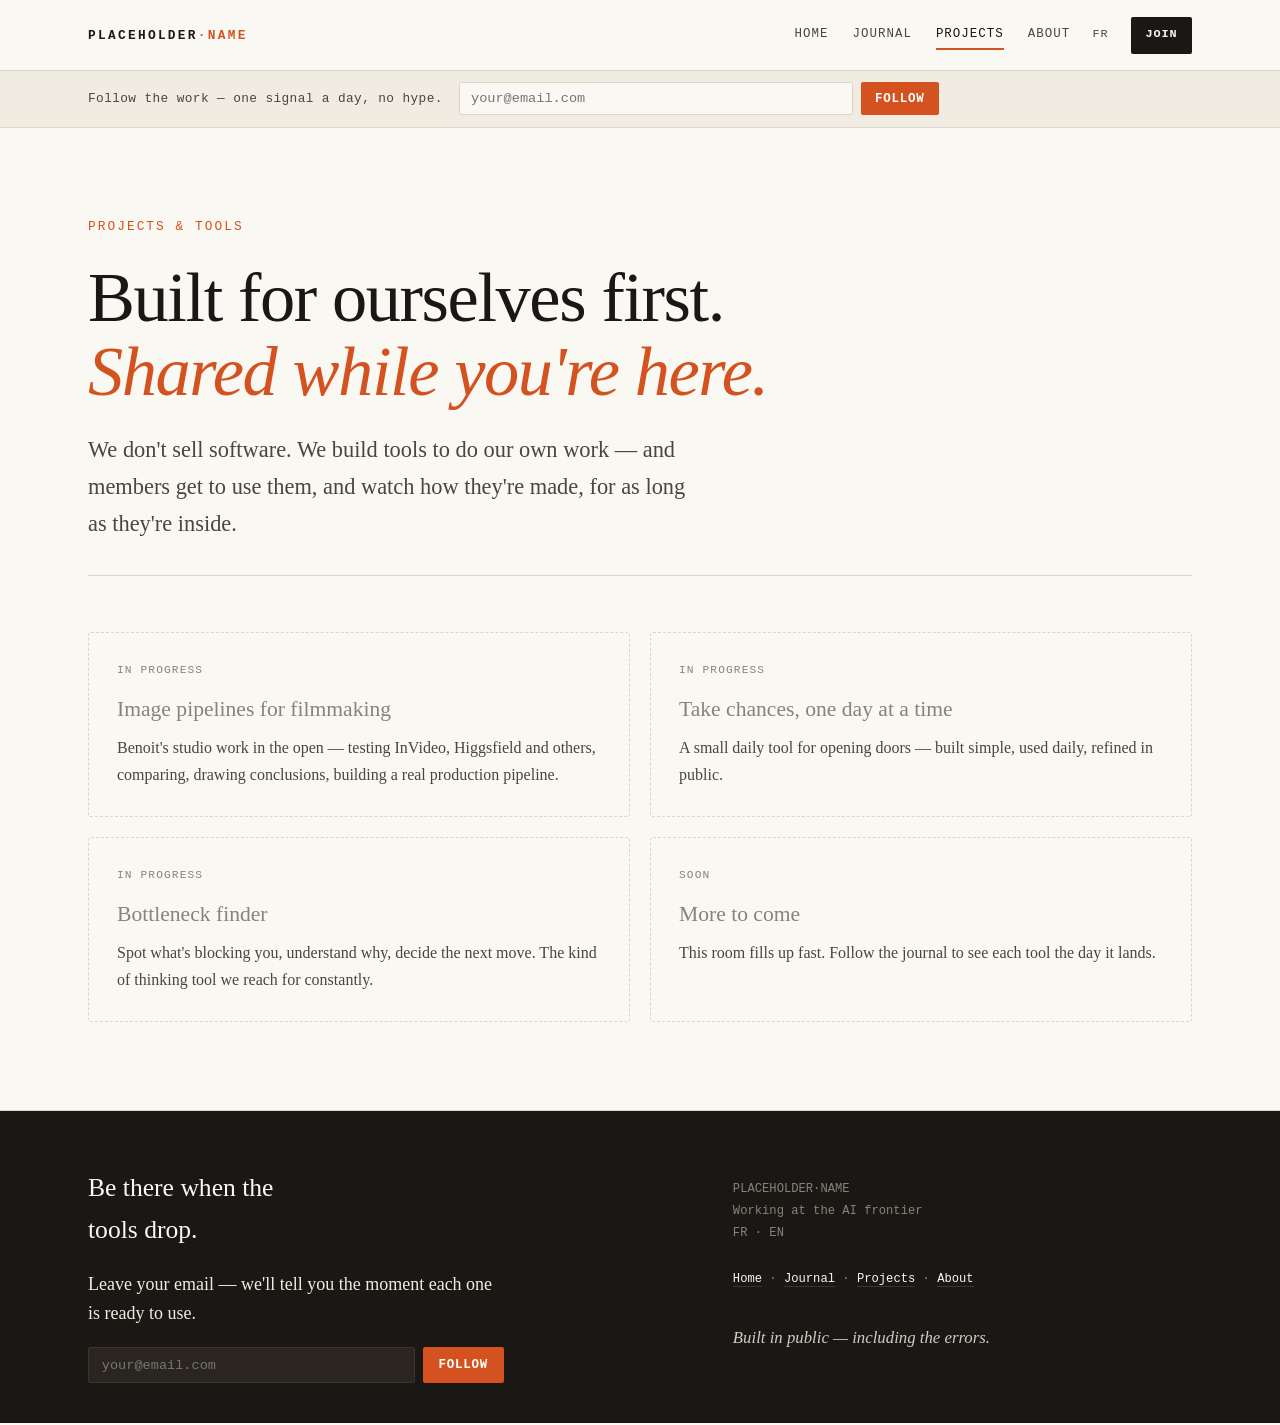
<file: en/projects.html>
<!DOCTYPE html>
<html lang="en">
<head>
<meta charset="utf-8">
<meta name="viewport" content="width=device-width, initial-scale=1">
<title>Projects & Tools — Mireille Frenette & Benoit Guerville</title>
<meta name="description" content="Projects in progress and tools we build for ourselves — and share with members while they're here.">
<meta property="og:title" content="Projects & Tools — Mireille Frenette & Benoit Guerville">
<meta property="og:description" content="Projects in progress and tools we build for ourselves — and share with members while they're here.">
<link rel="alternate" hreflang="fr" href="https://255signal.com/projets.html">
<link rel="alternate" hreflang="en" href="https://255signal.com/en/projects.html">
<link rel="alternate" hreflang="x-default" href="https://255signal.com/projets.html">
<link rel="stylesheet" href="/style.css">
</head>
<body>
<header class="site">
  <div class="bar">
    <a class="brand" href="/en/index.html">PLACEHOLDER<span>·NAME</span></a>
    <div style="display:flex;align-items:center;gap:1rem;">
      <nav class="menu" id="menu">
        <a href="/en/index.html">Home</a>
        <a href="/en/journal.html">Journal</a>
        <a href="/en/projects.html" aria-current="page">Projects</a>
        <a href="/en/about.html">About</a>
      </nav>
      <a class="lang-toggle" href="/projets.html">FR</a>
      <a class="join-btn" href="#join">Join</a>
      <button class="menu-toggle" id="toggle" aria-label="Menu" aria-expanded="false">
        <svg width="24" height="24" viewBox="0 0 24 24" fill="none" stroke="currentColor" stroke-width="2"><line x1="3" y1="6" x2="21" y2="6"/><line x1="3" y1="12" x2="21" y2="12"/><line x1="3" y1="18" x2="21" y2="18"/></svg>
      </button>
    </div>
  </div>
  <div class="capture-strip"><div class="inner">
    <p>Follow the work — one signal a day, no hype.</p>
    <form onsubmit="return fakeSubmit(event)"><input type="email" placeholder="your@email.com" required aria-label="Email"><button type="submit">Follow</button></form>
  </div></div>
</header>
<div class="wrap">
  <section class="hero" style="padding-bottom:2rem;">
    <p class="eyebrow">Projects &amp; tools</p>
    <h1>Built for ourselves first. <em>Shared while you're here.</em></h1>
    <p class="lede">We don't sell software. We build tools to do our own work — and members get to use them, and watch how they're made, for as long as they're inside.</p>
  </section>
  <section class="block">
    <div class="cards">
      <div class="card soon"><p class="tag">In progress</p><h3>Image pipelines for filmmaking</h3><p>Benoit's studio work in the open — testing InVideo, Higgsfield and others, comparing, drawing conclusions, building a real production pipeline.</p></div>
      <div class="card soon"><p class="tag">In progress</p><h3>Take chances, one day at a time</h3><p>A small daily tool for opening doors — built simple, used daily, refined in public.</p></div>
      <div class="card soon"><p class="tag">In progress</p><h3>Bottleneck finder</h3><p>Spot what's blocking you, understand why, decide the next move. The kind of thinking tool we reach for constantly.</p></div>
      <div class="card soon"><p class="tag">Soon</p><h3>More to come</h3><p>This room fills up fast. Follow the journal to see each tool the day it lands.</p></div>
    </div>
  </section>
</div>
<footer class="site" id="join">
  <div class="wrap"><div class="foot-grid">
    <div>
      <h3>Be there when the tools drop.</h3>
      <p style="color:var(--paper-deep);max-width:26rem;">Leave your email — we'll tell you the moment each one is ready to use.</p>
      <form onsubmit="return fakeSubmit(event)"><input type="email" placeholder="your@email.com" required aria-label="Email"><button type="submit">Follow</button></form>
    </div>
    <div class="colophon">
      <p>PLACEHOLDER·NAME<br>Working at the AI frontier<br>FR · EN</p>
      <p style="margin-top:1.5rem;"><a href="/en/index.html">Home</a> · <a href="/en/journal.html">Journal</a> · <a href="/en/projects.html">Projects</a> · <a href="/en/about.html">About</a></p>
      <p class="tagline">Built in public — including the errors.</p>
    </div>
  </div></div>
</footer>
<script>
  var t=document.getElementById('toggle'),m=document.getElementById('menu');
  t.addEventListener('click',function(){var o=m.classList.toggle('open');t.setAttribute('aria-expanded',o);});
  function fakeSubmit(e){e.preventDefault();alert('OK');return false;}
</script>
</body>
</html>
</file>
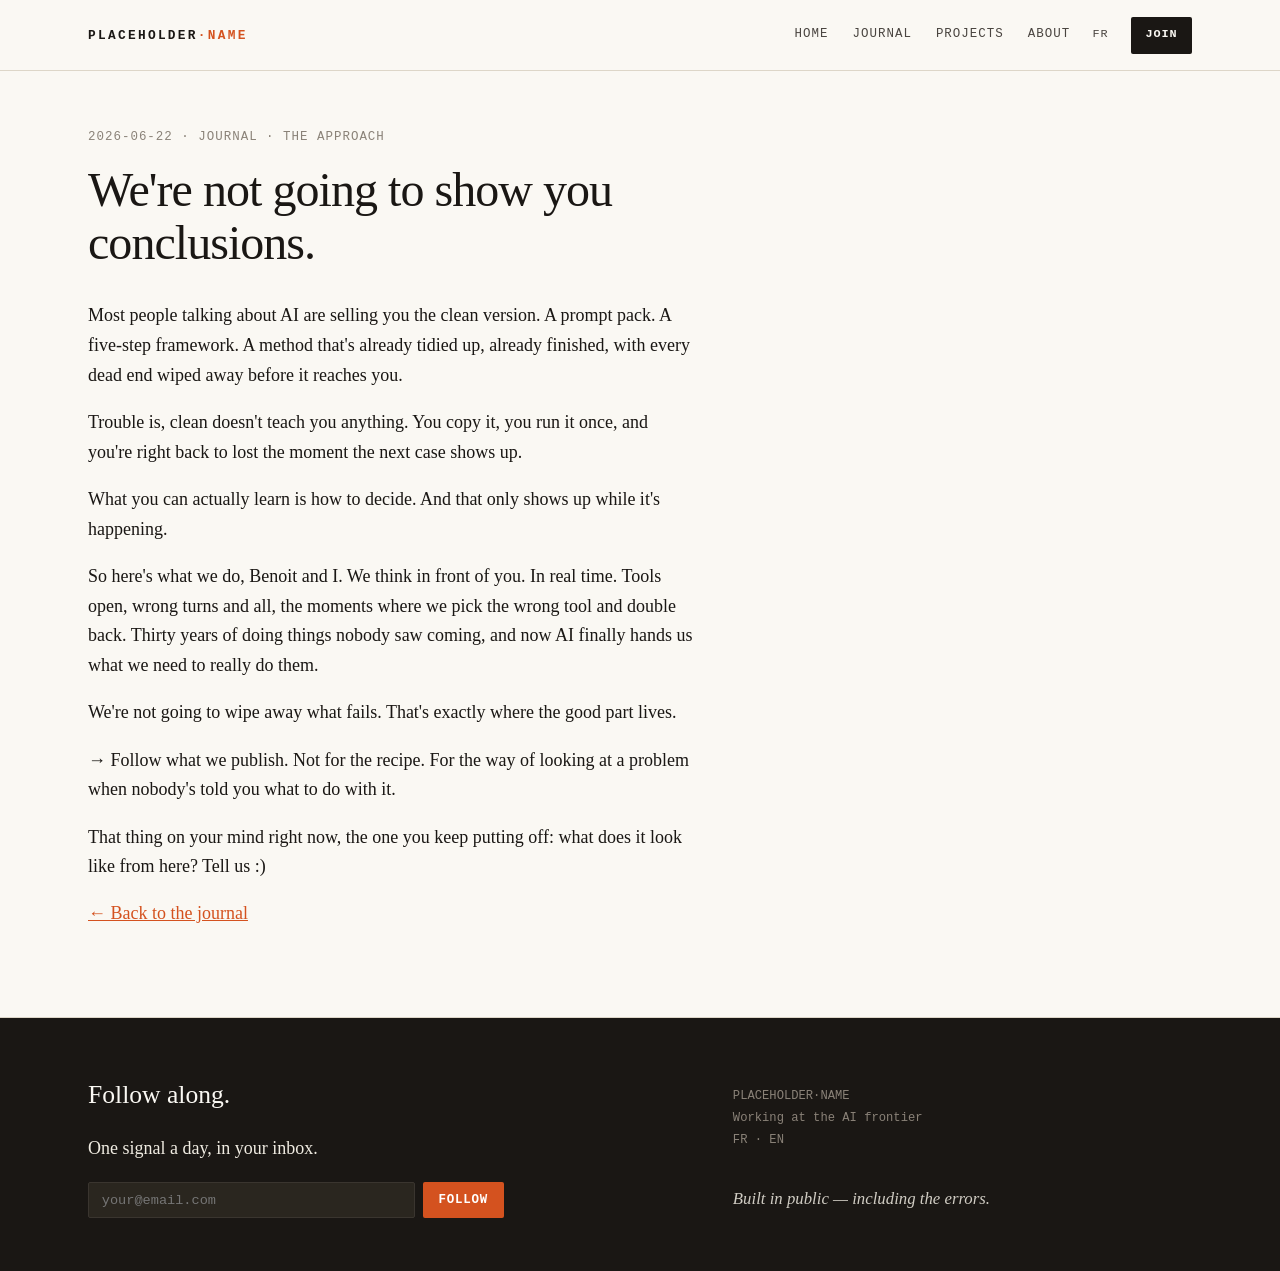
<file: posts/en/watch-us-think.html>
<!DOCTYPE html>
<html lang="en">
<head>
<meta charset="utf-8">
<meta name="viewport" content="width=device-width, initial-scale=1">
<title>We're not going to show you conclusions. We're going to think in front of you.</title>
<meta name="description" content="Everyone sells clean conclusions about AI. We show the thinking while it's happening. Including the parts that fail.">
<meta property="og:title" content="We're not going to show you conclusions. We're going to think in front of you.">
<meta property="og:description" content="Everyone sells clean conclusions about AI. We show the thinking while it's happening. Including the parts that fail.">
<link rel="alternate" hreflang="fr" href="https://255signal.com/posts/fr/regardez-nous-penser.html">
<link rel="alternate" hreflang="en" href="https://255signal.com/posts/en/watch-us-think.html">
<link rel="alternate" hreflang="x-default" href="https://255signal.com/posts/fr/regardez-nous-penser.html">
<link rel="stylesheet" href="/style.css">
</head>
<body>
<header class="site">
  <div class="bar">
    <a class="brand" href="/en/index.html">PLACEHOLDER<span>·NAME</span></a>
    <div style="display:flex;align-items:center;gap:1rem;">
      <nav class="menu" id="menu">
        <a href="/en/index.html">Home</a>
        <a href="/en/journal.html">Journal</a>
        <a href="/en/projects.html">Projects</a>
        <a href="/en/about.html">About</a>
      </nav>
      <a class="lang-toggle" href="/posts/fr/regardez-nous-penser.html">FR</a>
      <a class="join-btn" href="#join">Join</a>
      <button class="menu-toggle" id="toggle" aria-label="Menu" aria-expanded="false">
        <svg width="24" height="24" viewBox="0 0 24 24" fill="none" stroke="currentColor" stroke-width="2"><line x1="3" y1="6" x2="21" y2="6"/><line x1="3" y1="12" x2="21" y2="12"/><line x1="3" y1="18" x2="21" y2="18"/></svg>
      </button>
    </div>
  </div>
</header>

<div class="wrap">
  <article class="post">
    <p class="meta">2026-06-22 · journal · the approach</p>
    <h1>We're not going to show you conclusions.</h1>
    <div class="prose">
      <p>Most people talking about AI are selling you the clean version. A prompt pack. A five-step framework. A method that's already tidied up, already finished, with every dead end wiped away before it reaches you.</p>
      <p>Trouble is, clean doesn't teach you anything. You copy it, you run it once, and you're right back to lost the moment the next case shows up.</p>
      <p>What you can actually learn is how to decide. And that only shows up while it's happening.</p>
      <p>So here's what we do, Benoit and I. We think in front of you. In real time. Tools open, wrong turns and all, the moments where we pick the wrong tool and double back. Thirty years of doing things nobody saw coming, and now AI finally hands us what we need to really do them.</p>
      <p>We're not going to wipe away what fails. That's exactly where the good part lives.</p>
      <p>→ Follow what we publish. Not for the recipe. For the way of looking at a problem when nobody's told you what to do with it.</p>
      <p>That thing on your mind right now, the one you keep putting off: what does it look like from here? Tell us :)</p>
      <p><a href="/en/journal.html" style="color:var(--ember);">← Back to the journal</a></p>
    </div>
  </article>
</div>

<footer class="site" id="join">
  <div class="wrap"><div class="foot-grid">
    <div>
      <h3>Follow along.</h3>
      <p style="color:var(--paper-deep);max-width:26rem;">One signal a day, in your inbox.</p>
      <form onsubmit="return fakeSubmit(event)"><input type="email" placeholder="your@email.com" required aria-label="Email"><button type="submit">Follow</button></form>
    </div>
    <div class="colophon">
      <p>PLACEHOLDER·NAME<br>Working at the AI frontier<br>FR · EN</p>
      <p class="tagline">Built in public — including the errors.</p>
    </div>
  </div></div>
</footer>

<script>
  var t=document.getElementById('toggle'),m=document.getElementById('menu');
  t.addEventListener('click',function(){var o=m.classList.toggle('open');t.setAttribute('aria-expanded',o);});
  function fakeSubmit(e){e.preventDefault();alert('Email capture works here — we\'ll connect your real list when we go live.');return false;}
</script>
</body>
</html>
</file>
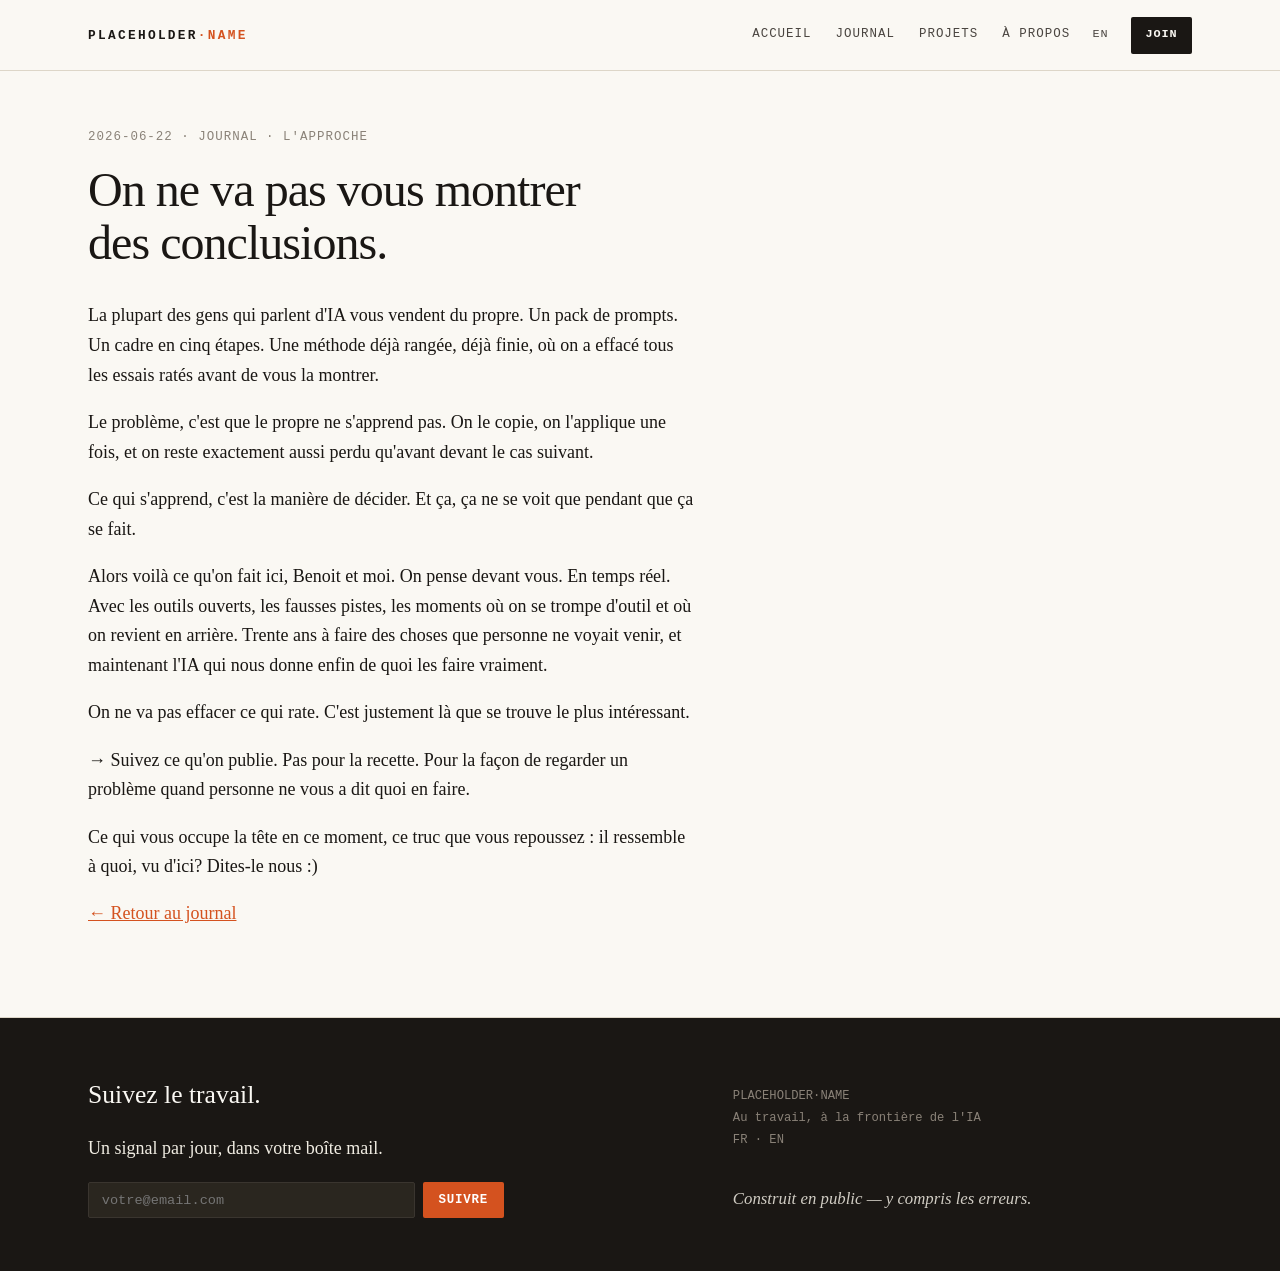
<file: posts/fr/regardez-nous-penser.html>
<!DOCTYPE html>
<html lang="fr">
<head>
<meta charset="utf-8">
<meta name="viewport" content="width=device-width, initial-scale=1">
<title>On ne va pas vous montrer des conclusions. On va penser devant vous.</title>
<meta name="description" content="Tout le monde vend des conclusions propres sur l'IA. Nous, on montre la pensée pendant qu'elle se fait. Y compris ce qui rate.">
<meta property="og:title" content="On ne va pas vous montrer des conclusions. On va penser devant vous.">
<meta property="og:description" content="Tout le monde vend des conclusions propres sur l'IA. Nous, on montre la pensée pendant qu'elle se fait. Y compris ce qui rate.">
<link rel="alternate" hreflang="fr" href="https://255signal.com/posts/fr/regardez-nous-penser.html">
<link rel="alternate" hreflang="en" href="https://255signal.com/posts/en/watch-us-think.html">
<link rel="alternate" hreflang="x-default" href="https://255signal.com/posts/fr/regardez-nous-penser.html">
<link rel="stylesheet" href="/style.css">
</head>
<body>
<header class="site">
  <div class="bar">
    <a class="brand" href="/index.html">PLACEHOLDER<span>·NAME</span></a>
    <div style="display:flex;align-items:center;gap:1rem;">
      <nav class="menu" id="menu">
        <a href="/index.html">Accueil</a>
        <a href="/journal.html">Journal</a>
        <a href="/projets.html">Projets</a>
        <a href="/a-propos.html">À propos</a>
      </nav>
      <a class="lang-toggle" href="/posts/en/watch-us-think.html">EN</a>
      <a class="join-btn" href="#join">Join</a>
      <button class="menu-toggle" id="toggle" aria-label="Menu" aria-expanded="false">
        <svg width="24" height="24" viewBox="0 0 24 24" fill="none" stroke="currentColor" stroke-width="2"><line x1="3" y1="6" x2="21" y2="6"/><line x1="3" y1="12" x2="21" y2="12"/><line x1="3" y1="18" x2="21" y2="18"/></svg>
      </button>
    </div>
  </div>
</header>

<div class="wrap">
  <article class="post">
    <p class="meta">2026-06-22 · journal · l'approche</p>
    <h1>On ne va pas vous montrer des conclusions.</h1>
    <div class="prose">
      <p>La plupart des gens qui parlent d'IA vous vendent du propre. Un pack de prompts. Un cadre en cinq étapes. Une méthode déjà rangée, déjà finie, où on a effacé tous les essais ratés avant de vous la montrer.</p>
      <p>Le problème, c'est que le propre ne s'apprend pas. On le copie, on l'applique une fois, et on reste exactement aussi perdu qu'avant devant le cas suivant.</p>
      <p>Ce qui s'apprend, c'est la manière de décider. Et ça, ça ne se voit que pendant que ça se fait.</p>
      <p>Alors voilà ce qu'on fait ici, Benoit et moi. On pense devant vous. En temps réel. Avec les outils ouverts, les fausses pistes, les moments où on se trompe d'outil et où on revient en arrière. Trente ans à faire des choses que personne ne voyait venir, et maintenant l'IA qui nous donne enfin de quoi les faire vraiment.</p>
      <p>On ne va pas effacer ce qui rate. C'est justement là que se trouve le plus intéressant.</p>
      <p>→ Suivez ce qu'on publie. Pas pour la recette. Pour la façon de regarder un problème quand personne ne vous a dit quoi en faire.</p>
      <p>Ce qui vous occupe la tête en ce moment, ce truc que vous repoussez : il ressemble à quoi, vu d'ici? Dites-le nous :)</p>
      <p><a href="/journal.html" style="color:var(--ember);">← Retour au journal</a></p>
    </div>
  </article>
</div>

<footer class="site" id="join">
  <div class="wrap"><div class="foot-grid">
    <div>
      <h3>Suivez le travail.</h3>
      <p style="color:var(--paper-deep);max-width:26rem;">Un signal par jour, dans votre boîte mail.</p>
      <form onsubmit="return fakeSubmit(event)"><input type="email" placeholder="votre@email.com" required aria-label="Email"><button type="submit">Suivre</button></form>
    </div>
    <div class="colophon">
      <p>PLACEHOLDER·NAME<br>Au travail, à la frontière de l'IA<br>FR · EN</p>
      <p class="tagline">Construit en public — y compris les erreurs.</p>
    </div>
  </div></div>
</footer>

<script>
  var t=document.getElementById('toggle'),m=document.getElementById('menu');
  t.addEventListener('click',function(){var o=m.classList.toggle('open');t.setAttribute('aria-expanded',o);});
  function fakeSubmit(e){e.preventDefault();alert('La capture email fonctionne ici — on connectera votre vraie liste au lancement.');return false;}
</script>
</body>
</html>
</file>
<file: style.css>
/* =========================================================================
   SHARED SHELL — defined once, inherited by every page.
   Design principle: OVERFLOW + CONTRAST (the grand écart).
   Refined editorial serif against plain technical mono.
   Calm space against dense bursts. One hot accent, used sparingly.
   ========================================================================= */

:root {
  /* Palette — ink & paper with a single "ember" accent and a cool counter-accent.
     Not Hugo's red/black; not the cream-serif-terracotta AI default. */
  --paper:      #faf8f3;   /* warm off-white, but quieter than the trendy cream */
  --paper-deep: #f0ece2;
  --ink:        #1a1714;   /* near-black, warm */
  --ink-soft:   #4a4540;
  --ink-faint:  #8a8278;
  --ember:      #d4521f;   /* the hot accent — burnt orange, used with restraint */
  --cool:       #2f4858;   /* the counter — deep slate-teal, the "other hat" */
  --line:       #ddd6c8;

  --serif: "Georgia", "Iowan Old Style", "Palatino", serif;
  --mono:  "SF Mono", "JetBrains Mono", "Menlo", "Consolas", monospace;

  --measure: 38rem;
  --maxw: 72rem;
}

* { box-sizing: border-box; }

html { -webkit-text-size-adjust: 100%; }

body {
  margin: 0;
  background: var(--paper);
  color: var(--ink);
  font-family: var(--serif);
  font-size: 1.125rem;
  line-height: 1.65;
  -webkit-font-smoothing: antialiased;
}

/* ---- Layout shell ---- */
.wrap { width: 100%; max-width: var(--maxw); margin: 0 auto; padding: 0 1.5rem; }

/* =========================================================================
   HEADER — menu line + email capture worked INTO the header (per Mireille).
   ========================================================================= */
header.site {
  border-bottom: 1px solid var(--line);
  background: var(--paper);
  position: sticky; top: 0; z-index: 50;
}
.bar {
  display: flex; align-items: center; justify-content: space-between;
  gap: 1rem; padding: 1rem 1.5rem; max-width: var(--maxw); margin: 0 auto;
}
.brand {
  font-family: var(--mono);
  font-size: .8rem; letter-spacing: .18em; text-transform: uppercase;
  font-weight: 600; text-decoration: none; color: var(--ink);
  white-space: nowrap;
}
.brand span { color: var(--ember); }

nav.menu { display: flex; align-items: center; gap: 1.5rem; }
nav.menu a {
  font-family: var(--mono); font-size: .78rem; letter-spacing: .08em;
  text-transform: uppercase; text-decoration: none; color: var(--ink-soft);
  padding: .25rem 0; border-bottom: 2px solid transparent; transition: .15s;
}
nav.menu a:hover, nav.menu a[aria-current="page"] { color: var(--ink); border-color: var(--ember); }

/* the persistent JOIN button — stays visible even when menu collapses on mobile */
.join-btn {
  font-family: var(--mono); font-size: .74rem; letter-spacing: .08em;
  text-transform: uppercase; font-weight: 600;
  background: var(--ink); color: var(--paper);
  text-decoration: none; padding: .55rem .9rem; border-radius: 2px;
  white-space: nowrap; transition: .15s;
}
.join-btn:hover { background: var(--ember); }

/* FR/EN language toggle — sits in the header bar, deliberately quiet */
.lang-toggle {
  font-family: var(--mono); font-size: .74rem; letter-spacing: .08em;
  text-transform: uppercase; color: var(--ink-soft);
  text-decoration: none; padding: .55rem .4rem;
  border-bottom: 1px solid transparent; transition: .15s; white-space: nowrap;
}
.lang-toggle:hover { color: var(--ink); border-color: var(--ember); }

/* email capture line UNDER the menu line */
.capture-strip {
  border-top: 1px solid var(--line);
  background: var(--paper-deep);
}
.capture-strip .inner {
  max-width: var(--maxw); margin: 0 auto; padding: .7rem 1.5rem;
  display: flex; align-items: center; gap: 1rem; flex-wrap: wrap;
}
.capture-strip p {
  margin: 0; font-family: var(--mono); font-size: .8rem;
  letter-spacing: .03em; color: var(--ink-soft);
}
.capture-strip form { display: flex; gap: .5rem; flex: 1; min-width: 16rem; max-width: 30rem; }
.capture-strip input[type=email] {
  flex: 1; font-family: var(--mono); font-size: .85rem;
  padding: .5rem .7rem; border: 1px solid var(--line); border-radius: 2px;
  background: var(--paper); color: var(--ink);
}
.capture-strip input[type=email]:focus { outline: 2px solid var(--ember); outline-offset: 1px; }
.capture-strip button {
  font-family: var(--mono); font-size: .78rem; letter-spacing: .06em;
  text-transform: uppercase; font-weight: 600; cursor: pointer;
  background: var(--ember); color: #fff; border: 0; border-radius: 2px;
  padding: .5rem .9rem; transition: .15s;
}
.capture-strip button:hover { background: var(--ink); }

/* mobile menu toggle */
.menu-toggle { display: none; background: none; border: 0; cursor: pointer; padding: .4rem; }
.menu-toggle svg { display: block; }

@media (max-width: 720px) {
  nav.menu {
    display: none; position: absolute; top: 100%; left: 0; right: 0;
    flex-direction: column; align-items: flex-start; gap: 0;
    background: var(--paper); border-bottom: 1px solid var(--line); padding: .5rem 1.5rem 1rem;
  }
  nav.menu.open { display: flex; }
  nav.menu a { padding: .6rem 0; width: 100%; }
  .menu-toggle { display: block; }
  /* JOIN stays visible next to the hamburger */
}

/* =========================================================================
   HERO — the thesis. The grand écart, stated.
   ========================================================================= */
.hero { padding: 5.5rem 0 4rem; }
.hero .eyebrow {
  font-family: var(--mono); font-size: .8rem; letter-spacing: .16em;
  text-transform: uppercase; color: var(--ember); margin: 0 0 1.5rem;
}
.hero h1 {
  font-family: var(--serif); font-weight: 400;
  font-size: clamp(2.4rem, 6vw, 4.4rem); line-height: 1.05;
  letter-spacing: -.02em; margin: 0 0 1.5rem; max-width: 20ch;
}
.hero h1 em { font-style: italic; color: var(--ember); }
.hero .lede {
  font-size: clamp(1.15rem, 2.4vw, 1.4rem); color: var(--ink-soft);
  max-width: var(--measure); margin: 0;
}

/* the contrast device: a mono "spec line" under the serif hero */
.spec-line {
  font-family: var(--mono); font-size: .8rem; letter-spacing: .04em;
  color: var(--ink-faint); margin-top: 2.5rem; padding-top: 1.5rem;
  border-top: 1px solid var(--line); display: flex; flex-wrap: wrap; gap: 1.5rem;
}
.spec-line b { color: var(--ink); font-weight: 600; }

/* =========================================================================
   SECTIONS
   ========================================================================= */
section.block { padding: 3.5rem 0; border-top: 1px solid var(--line); }
.section-label {
  font-family: var(--mono); font-size: .78rem; letter-spacing: .14em;
  text-transform: uppercase; color: var(--cool); margin: 0 0 1.75rem;
}
h2.big {
  font-family: var(--serif); font-weight: 400;
  font-size: clamp(1.8rem, 4vw, 2.8rem); line-height: 1.1;
  letter-spacing: -.015em; margin: 0 0 1.25rem; max-width: 24ch;
}
.prose { max-width: var(--measure); }
.prose p { margin: 0 0 1.1rem; }
.prose p:last-child { margin-bottom: 0; }
.prose em { color: var(--ember); font-style: italic; }

/* the "overflow" two-column contrast: serif story | mono facts */
.split { display: grid; grid-template-columns: 1.4fr 1fr; gap: 3rem; align-items: start; }
.split .facts {
  font-family: var(--mono); font-size: .9rem; line-height: 1.7; color: var(--ink-soft);
}
.split .facts .fact { padding: .6rem 0; border-bottom: 1px solid var(--line); }
.split .facts .fact:first-child { border-top: 1px solid var(--line); }
.split .facts b { color: var(--ink); }
@media (max-width: 720px) { .split { grid-template-columns: 1fr; gap: 1.5rem; } }

/* =========================================================================
   JOURNAL / POST LIST
   ========================================================================= */
.post-list { max-width: 48rem; }
.post-item { display: block; text-decoration: none; color: inherit;
  padding: 1.5rem 0; border-top: 1px solid var(--line); transition: .15s; }
.post-item:hover { padding-left: .5rem; }
.post-item:hover h3 { color: var(--ember); }
.post-item .meta { font-family: var(--mono); font-size: .74rem; letter-spacing: .06em;
  text-transform: uppercase; color: var(--ink-faint); margin: 0 0 .4rem; }
.post-item h3 { font-family: var(--serif); font-weight: 400; font-size: 1.5rem;
  line-height: 1.2; margin: 0 0 .4rem; transition: .15s; }
.post-item p { margin: 0; color: var(--ink-soft); font-size: 1.05rem; }

/* =========================================================================
   PROJECTS / TOOLS  (framed now, fills in within days)
   ========================================================================= */
.cards { display: grid; grid-template-columns: repeat(2, 1fr); gap: 1.25rem; }
@media (max-width: 720px) { .cards { grid-template-columns: 1fr; } }
.card { border: 1px solid var(--line); border-radius: 3px; padding: 1.75rem;
  background: var(--paper); transition: .15s; }
.card.soon { border-style: dashed; color: var(--ink-faint); }
.card .tag { font-family: var(--mono); font-size: .7rem; letter-spacing: .1em;
  text-transform: uppercase; color: var(--cool); margin: 0 0 .75rem; }
.card.soon .tag { color: var(--ink-faint); }
.card h3 { font-family: var(--serif); font-weight: 400; font-size: 1.35rem; margin: 0 0 .5rem; }
.card p { margin: 0; font-size: 1rem; color: var(--ink-soft); }

/* =========================================================================
   FOOTER — capture again + the bio's closing line
   ========================================================================= */
footer.site { border-top: 1px solid var(--line); background: var(--ink); color: var(--paper);
  padding: 3.5rem 0 2.5rem; margin-top: 2rem; }
footer.site .foot-grid { display: grid; grid-template-columns: 1.3fr 1fr; gap: 3rem; }
@media (max-width: 720px) { footer.site .foot-grid { grid-template-columns: 1fr; gap: 2rem; } }
footer.site h3 { font-family: var(--serif); font-weight: 400; font-size: 1.6rem; margin: 0 0 1rem; max-width: 18ch; }
footer.site h3 em { color: var(--ember); font-style: italic; }
footer.site form { display: flex; gap: .5rem; max-width: 26rem; margin-top: 1rem; }
footer.site input[type=email] { flex: 1; font-family: var(--mono); font-size: .85rem;
  padding: .6rem .8rem; border: 1px solid #3a352f; border-radius: 2px; background: #2a261f; color: var(--paper); }
footer.site input[type=email]:focus { outline: 2px solid var(--ember); }
footer.site button { font-family: var(--mono); font-size: .78rem; letter-spacing: .06em;
  text-transform: uppercase; font-weight: 600; cursor: pointer; background: var(--ember);
  color: #fff; border: 0; border-radius: 2px; padding: .6rem 1rem; }
footer.site button:hover { background: var(--paper); color: var(--ink); }
footer.site .colophon { font-family: var(--mono); font-size: .76rem; line-height: 1.8;
  color: var(--ink-faint); }
footer.site .colophon a { color: var(--paper); text-decoration: none; border-bottom: 1px solid #3a352f; }
footer.site .tagline { font-family: var(--serif); font-style: italic; font-size: 1.05rem;
  color: var(--paper-deep); margin-top: 2rem; opacity: .85; }

/* =========================================================================
   POPUP — gentle, one-time, remembers dismissal (in-memory; see note)
   ========================================================================= */
.pop { position: fixed; inset: 0; background: rgba(26,23,20,.55); display: none;
  align-items: center; justify-content: center; z-index: 100; padding: 1.5rem; }
.pop.show { display: flex; }
.pop .panel { background: var(--paper); max-width: 26rem; width: 100%; padding: 2.25rem;
  border-radius: 4px; position: relative; box-shadow: 0 20px 60px rgba(0,0,0,.25); }
.pop .panel .eyebrow { font-family: var(--mono); font-size: .75rem; letter-spacing: .14em;
  text-transform: uppercase; color: var(--ember); margin: 0 0 .75rem; }
.pop .panel h3 { font-family: var(--serif); font-weight: 400; font-size: 1.6rem; margin: 0 0 .5rem; }
.pop .panel p { margin: 0 0 1.25rem; color: var(--ink-soft); font-size: 1rem; }
.pop .panel form { display: flex; gap: .5rem; }
.pop .panel input[type=email] { flex: 1; font-family: var(--mono); font-size: .85rem;
  padding: .6rem .8rem; border: 1px solid var(--line); border-radius: 2px; background: #fff; }
.pop .panel input[type=email]:focus { outline: 2px solid var(--ember); }
.pop .panel button.go { font-family: var(--mono); font-size: .78rem; letter-spacing: .06em;
  text-transform: uppercase; font-weight: 600; cursor: pointer; background: var(--ember);
  color: #fff; border: 0; border-radius: 2px; padding: .6rem 1rem; }
.pop .panel .close { position: absolute; top: .75rem; right: .9rem; background: none; border: 0;
  font-size: 1.5rem; line-height: 1; cursor: pointer; color: var(--ink-faint); }

/* Article body for individual posts */
article.post { padding: 3.5rem 0; }
article.post .meta { font-family: var(--mono); font-size: .78rem; letter-spacing: .08em;
  text-transform: uppercase; color: var(--ink-faint); margin: 0 0 1rem; }
article.post h1 { font-family: var(--serif); font-weight: 400; font-size: clamp(2rem,5vw,3rem);
  line-height: 1.1; letter-spacing: -.02em; margin: 0 0 2rem; max-width: 22ch; }
article.post .body { max-width: var(--measure); }
article.post .body p { margin: 0 0 1.3rem; }
article.post .body h2 { font-family: var(--serif); font-weight: 400; font-size: 1.6rem; margin: 2.5rem 0 1rem; }

@media (prefers-reduced-motion: reduce) { * { transition: none !important; animation: none !important; } }
</file>
